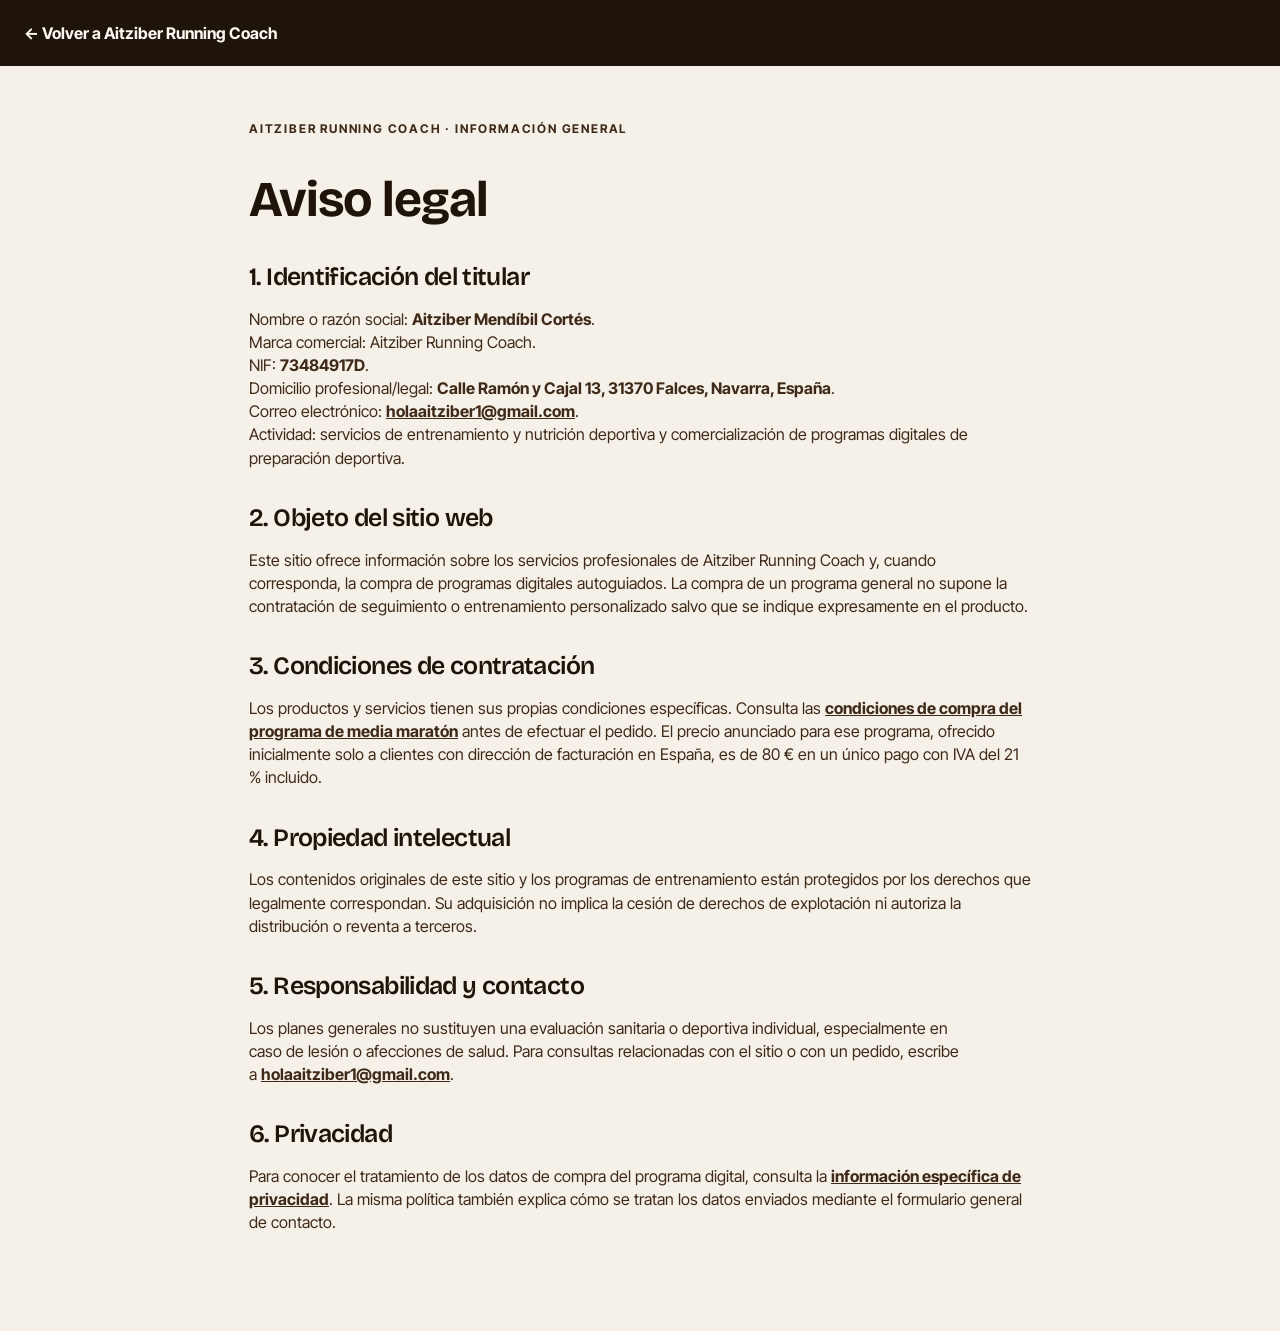
<file: aviso-legal.html>
<!doctype html>
<html lang="es">
<head>
<meta charset="utf-8"><meta name="viewport" content="width=device-width, initial-scale=1">
<meta name="robots" content="noindex,nofollow">
<title>Aviso legal · Aitziber Running Coach</title>
<link rel="icon" href="logo-mark-transparent.png"><link rel="stylesheet" href="colors_and_type.css">
<style>
body{background:var(--paper-100);color:var(--espresso-800);margin:0;font:400 16px/1.65 var(--font-body)}
main{max-width:830px;margin:54px auto 96px;padding:0 24px}h1,h2{font-family:var(--font-display);line-height:1.15}h1{font-size:clamp(32px,5vw,50px)}h2{font-size:25px;margin:34px 0 12px}
a{color:var(--espresso-700);font-weight:700}header{background:var(--espresso-900);padding:20px 24px}header a{color:var(--paper-50);text-decoration:none}
.notice{border-radius:13px;background:#fff0de;border:1px solid var(--camel-500);padding:18px 22px;margin:28px 0}
</style></head>
<body>
<header><a href="index.html">← Volver a Aitziber Running Coach</a></header>
<main>
<p style="letter-spacing:.15em;font-weight:700;font-size:12px">AITZIBER RUNNING COACH · INFORMACIÓN GENERAL</p>
<h1>Aviso legal</h1>

<h2>1. Identificación del titular</h2>
<p>Nombre o razón social: <strong>Aitziber Mendíbil Cortés</strong>.<br>
Marca comercial: Aitziber Running Coach.<br>
NIF: <strong>73484917D</strong>.<br>
Domicilio profesional/legal: <strong>Calle Ramón y Cajal 13, 31370 Falces, Navarra, España</strong>.<br>
Correo electrónico: <a href="mailto:holaaitziber1@gmail.com">holaaitziber1@gmail.com</a>.<br>
Actividad: servicios de entrenamiento y nutrición deportiva y comercialización de programas digitales de preparación deportiva.</p>
<h2>2. Objeto del sitio web</h2>
<p>Este sitio ofrece información sobre los servicios profesionales de Aitziber Running Coach y, cuando corresponda, la compra de programas digitales autoguiados. La compra de un programa general no supone la contratación de seguimiento o entrenamiento personalizado salvo que se indique expresamente en el producto.</p>
<h2>3. Condiciones de contratación</h2>
<p>Los productos y servicios tienen sus propias condiciones específicas. Consulta las <a href="condiciones-compra-media-maraton.html">condiciones de compra del programa de media maratón</a> antes de efectuar el pedido. El precio anunciado para ese programa, ofrecido inicialmente solo a clientes con dirección de facturación en España, es de 80 € en un único pago con IVA del 21 % incluido.</p>
<h2>4. Propiedad intelectual</h2>
<p>Los contenidos originales de este sitio y los programas de entrenamiento están protegidos por los derechos que legalmente correspondan. Su adquisición no implica la cesión de derechos de explotación ni autoriza la distribución o reventa a terceros.</p>
<h2>5. Responsabilidad y contacto</h2>
<p>Los planes generales no sustituyen una evaluación sanitaria o deportiva individual, especialmente en caso de lesión o afecciones de salud. Para consultas relacionadas con el sitio o con un pedido, escribe a <a href="mailto:holaaitziber1@gmail.com">holaaitziber1@gmail.com</a>.</p>
<h2>6. Privacidad</h2>
<p>Para conocer el tratamiento de los datos de compra del programa digital, consulta la <a href="privacidad-media-maraton.html">información específica de privacidad</a>. La misma política también explica cómo se tratan los datos enviados mediante el formulario general de contacto.</p>
</main>
</body>
</html>
</file>
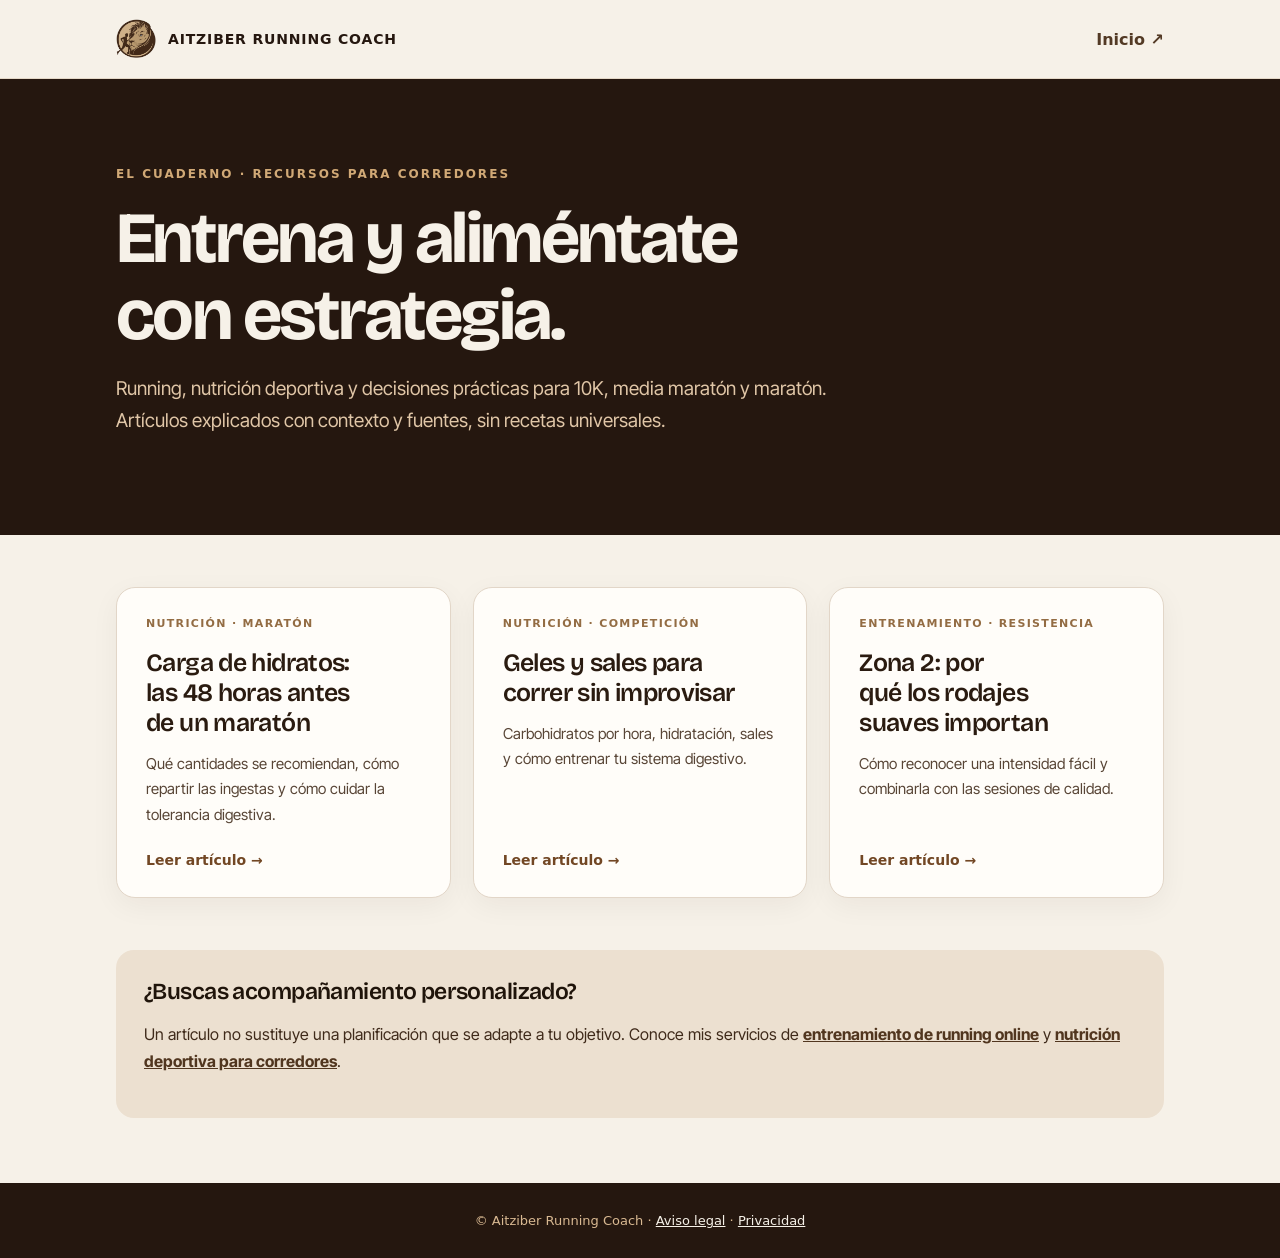
<file: blog.html>
<!doctype html><html lang="es"><head><meta charset="utf-8"><meta name="viewport" content="width=device-width,initial-scale=1"><meta name="theme-color" content="#25170f">
<title>Blog de running y nutrición deportiva | Aitziber Running Coach</title>
<meta name="description" content="Artículos de running y nutrición deportiva: rodajes en zona 2, geles, hidratación y carga de hidratos para maratón, explicados con evidencia.">
<link rel="canonical" href="https://aitziberrunningcoach.es/blog.html">
<meta property="og:type" content="website"><meta property="og:title" content="Recursos de running y nutrición deportiva | Aitziber"><meta property="og:url" content="https://aitziberrunningcoach.es/blog.html">
<link rel="icon" href="logo-mark-transparent.png"><link rel="stylesheet" href="colors_and_type.css"><link rel="stylesheet" href="site.css">
<style>
body{margin:0;background:#f6f1e8;color:#2a1b10;font-family:system-ui,-apple-system,"Segoe UI",sans-serif}
.b-wrap{max-width:1100px;margin:0 auto;padding:0 26px}
.b-nav{border-bottom:1px solid #e4d8c7}
.b-navin{min-height:78px;display:flex;justify-content:space-between;align-items:center;gap:12px}
.b-brand{font-weight:800;letter-spacing:.06em;text-decoration:none;color:#25170f;display:flex;align-items:center;gap:12px;font-size:14px}
.b-brand img{width:40px;height:40px}
.b-home{color:#533a25;text-decoration:none;font-weight:700}
.b-hero{background:#25170f;padding:88px 0 78px;color:#f6f1e8}
.b-overline{color:#d1a976;font-size:12px;letter-spacing:.17em;font-weight:800}
h1{font-size:clamp(42px,6vw,72px);letter-spacing:-.035em;line-height:1.07;color:#f6f1e8;margin:19px 0}
.b-intro{font-size:19px;line-height:1.7;color:#e0c6a7;max-width:720px}
.b-grid{display:grid;grid-template-columns:repeat(3,minmax(0,1fr));gap:22px;margin:52px 0}
.b-card{display:flex;flex-direction:column;padding:29px;border:1px solid #e2d6c8;background:#fffdf9;border-radius:19px;min-height:240px;color:inherit;text-decoration:none;box-shadow:0 8px 28px rgba(33,23,13,.05)}
.b-card span{color:#936c43;font-size:11px;font-weight:800;letter-spacing:.12em}
.b-card h2{font-size:25px;line-height:1.2;margin:18px 0 13px;color:#2a1b10}
.b-card p{font-size:15px;line-height:1.7;margin:0 0 25px;color:#584536}
.b-card strong{margin-top:auto;color:#724724;font-size:14px}
.b-services{background:#ece0d0;border-radius:18px;padding:28px;margin-bottom:65px}
.b-services h2{font-size:23px;margin:0 0 12px}
.b-services p{line-height:1.65}
.b-services a{color:#51361f;font-weight:700}
footer{background:#25170f;color:#d9b992;text-align:center;padding:30px 18px;font-size:13px}
footer a{color:#f6f1e8}
@media(max-width:820px){.b-grid{grid-template-columns:1fr}.b-card{min-height:unset}.b-hero{padding:58px 0}}
</style></head>
<body><header class="b-nav"><nav class="b-wrap b-navin" aria-label="Navegación"><a href="index.html" class="b-brand"><img src="logo-mark-transparent.png" alt="">AITZIBER RUNNING COACH</a><a href="index.html" class="b-home">Inicio ↗</a></nav></header>
<main><section class="b-hero"><div class="b-wrap"><div class="b-overline">EL CUADERNO · RECURSOS PARA CORREDORES</div><h1>Entrena y aliméntate<br>con estrategia.</h1><p class="b-intro">Running, nutrición deportiva y decisiones prácticas para 10K, media maratón y maratón. Artículos explicados con contexto y fuentes, sin recetas universales.</p></div></section>
<div class="b-wrap"><div class="b-grid"><a class="b-card" href="carga-hidratos-maraton.html"><span>NUTRICIÓN · MARATÓN</span><h2>Carga de hidratos: las 48 horas antes de un maratón</h2><p>Qué cantidades se recomiendan, cómo repartir las ingestas y cómo cuidar la tolerancia digestiva.</p><strong>Leer artículo →</strong></a><a class="b-card" href="geles-sales-running.html"><span>NUTRICIÓN · COMPETICIÓN</span><h2>Geles y sales para correr sin improvisar</h2><p>Carbohidratos por hora, hidratación, sales y cómo entrenar tu sistema digestivo.</p><strong>Leer artículo →</strong></a><a class="b-card" href="entrenamiento-zona-2-running.html"><span>ENTRENAMIENTO · RESISTENCIA</span><h2>Zona 2: por qué los rodajes suaves importan</h2><p>Cómo reconocer una intensidad fácil y combinarla con las sesiones de calidad.</p><strong>Leer artículo →</strong></a></div>
<div class="b-services"><h2>¿Buscas acompañamiento personalizado?</h2><p>Un artículo no sustituye una planificación que se adapte a tu objetivo. Conoce mis servicios de <a href="entrenadora-running-online.html">entrenamiento de running online</a> y <a href="nutricionista-deportiva-corredores.html">nutrición deportiva para corredores</a>.</p></div></div></main>
<footer>© Aitziber Running Coach · <a href="aviso-legal.html">Aviso legal</a> · <a href="privacidad-media-maraton.html">Privacidad</a></footer></body></html>
</file>
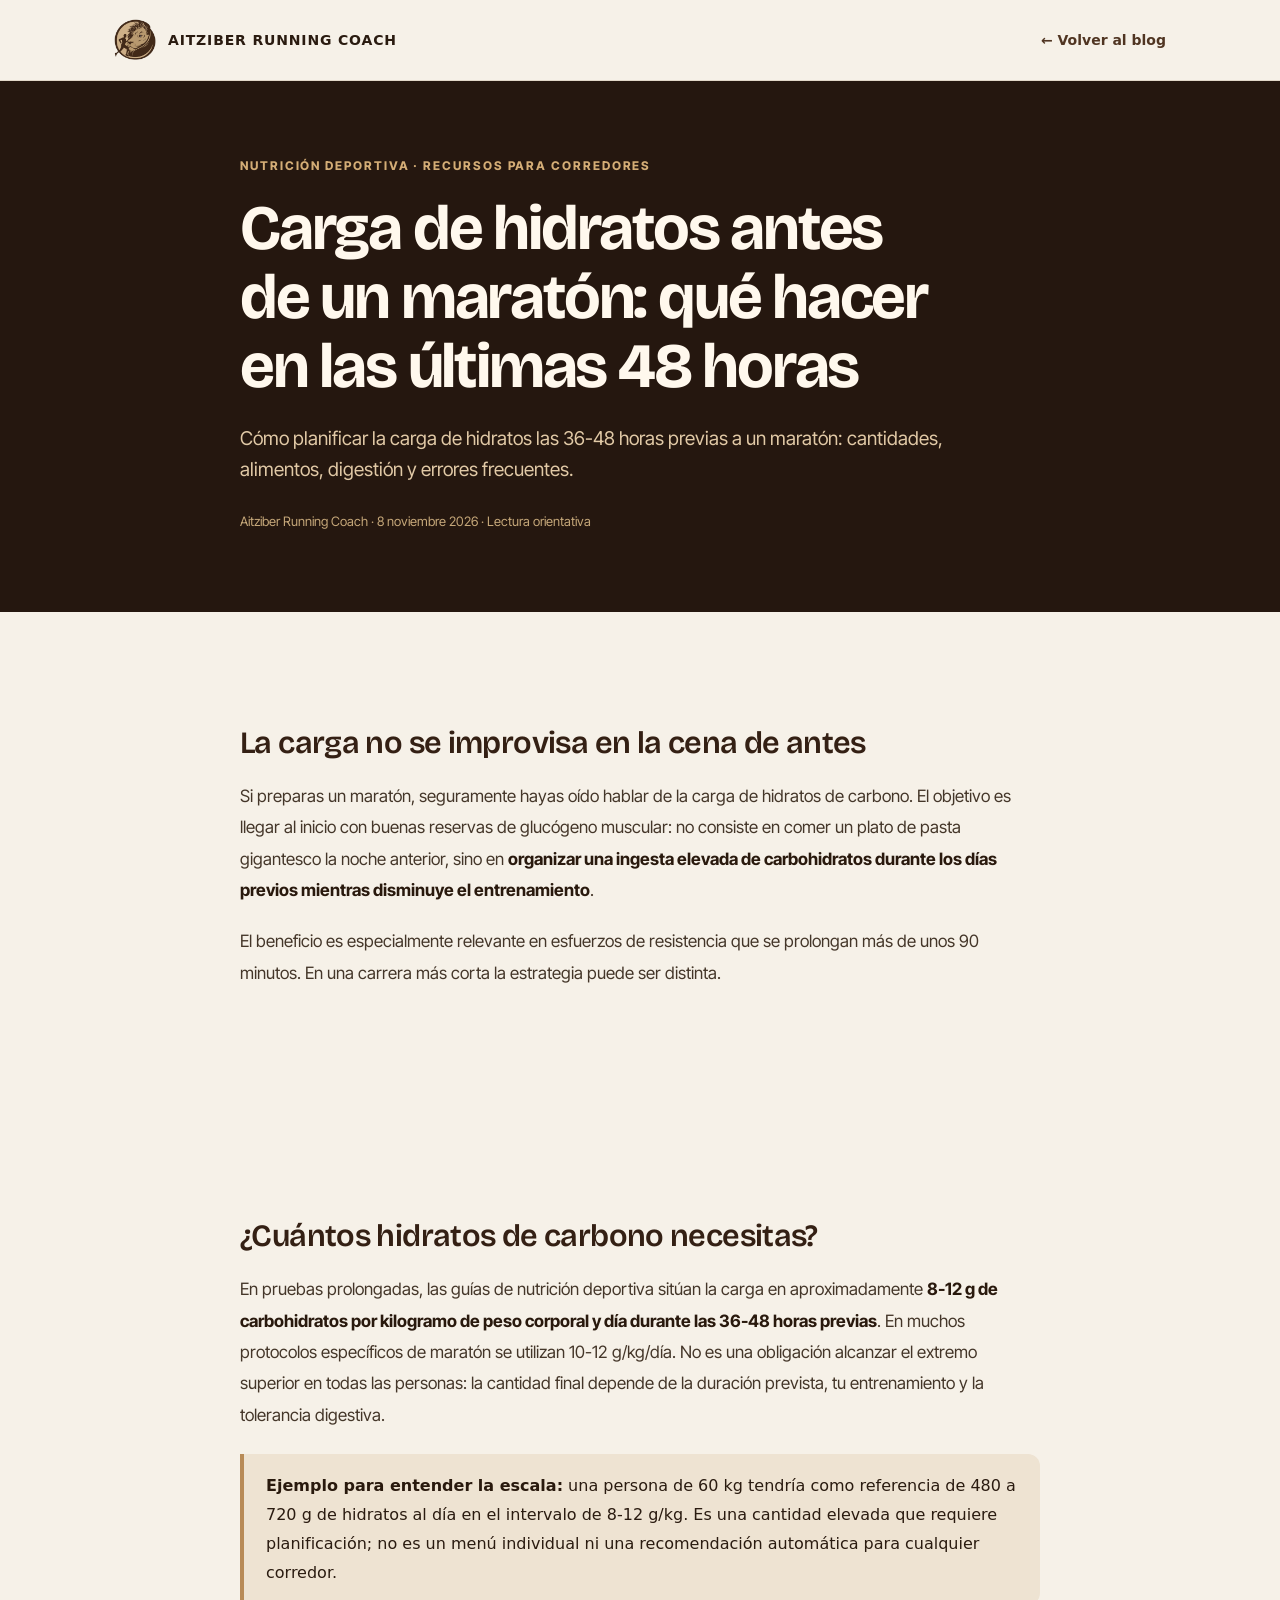
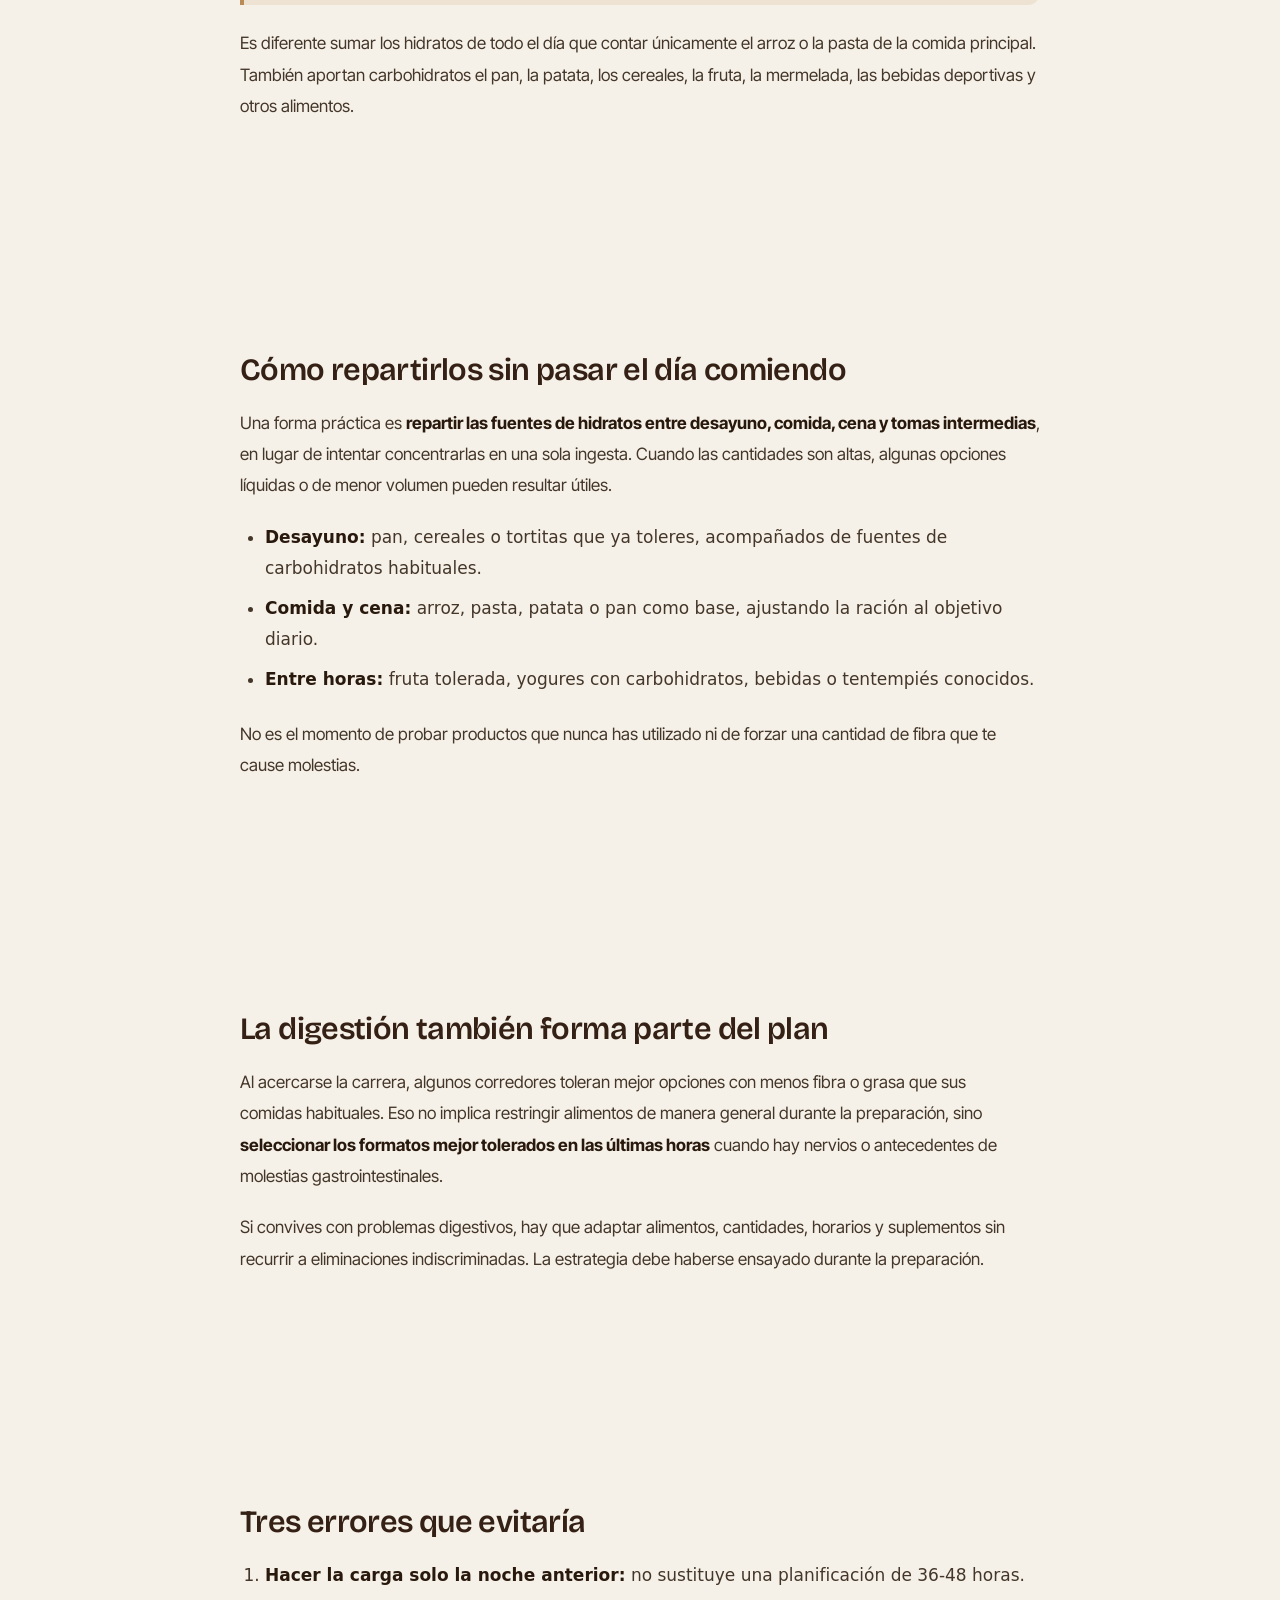
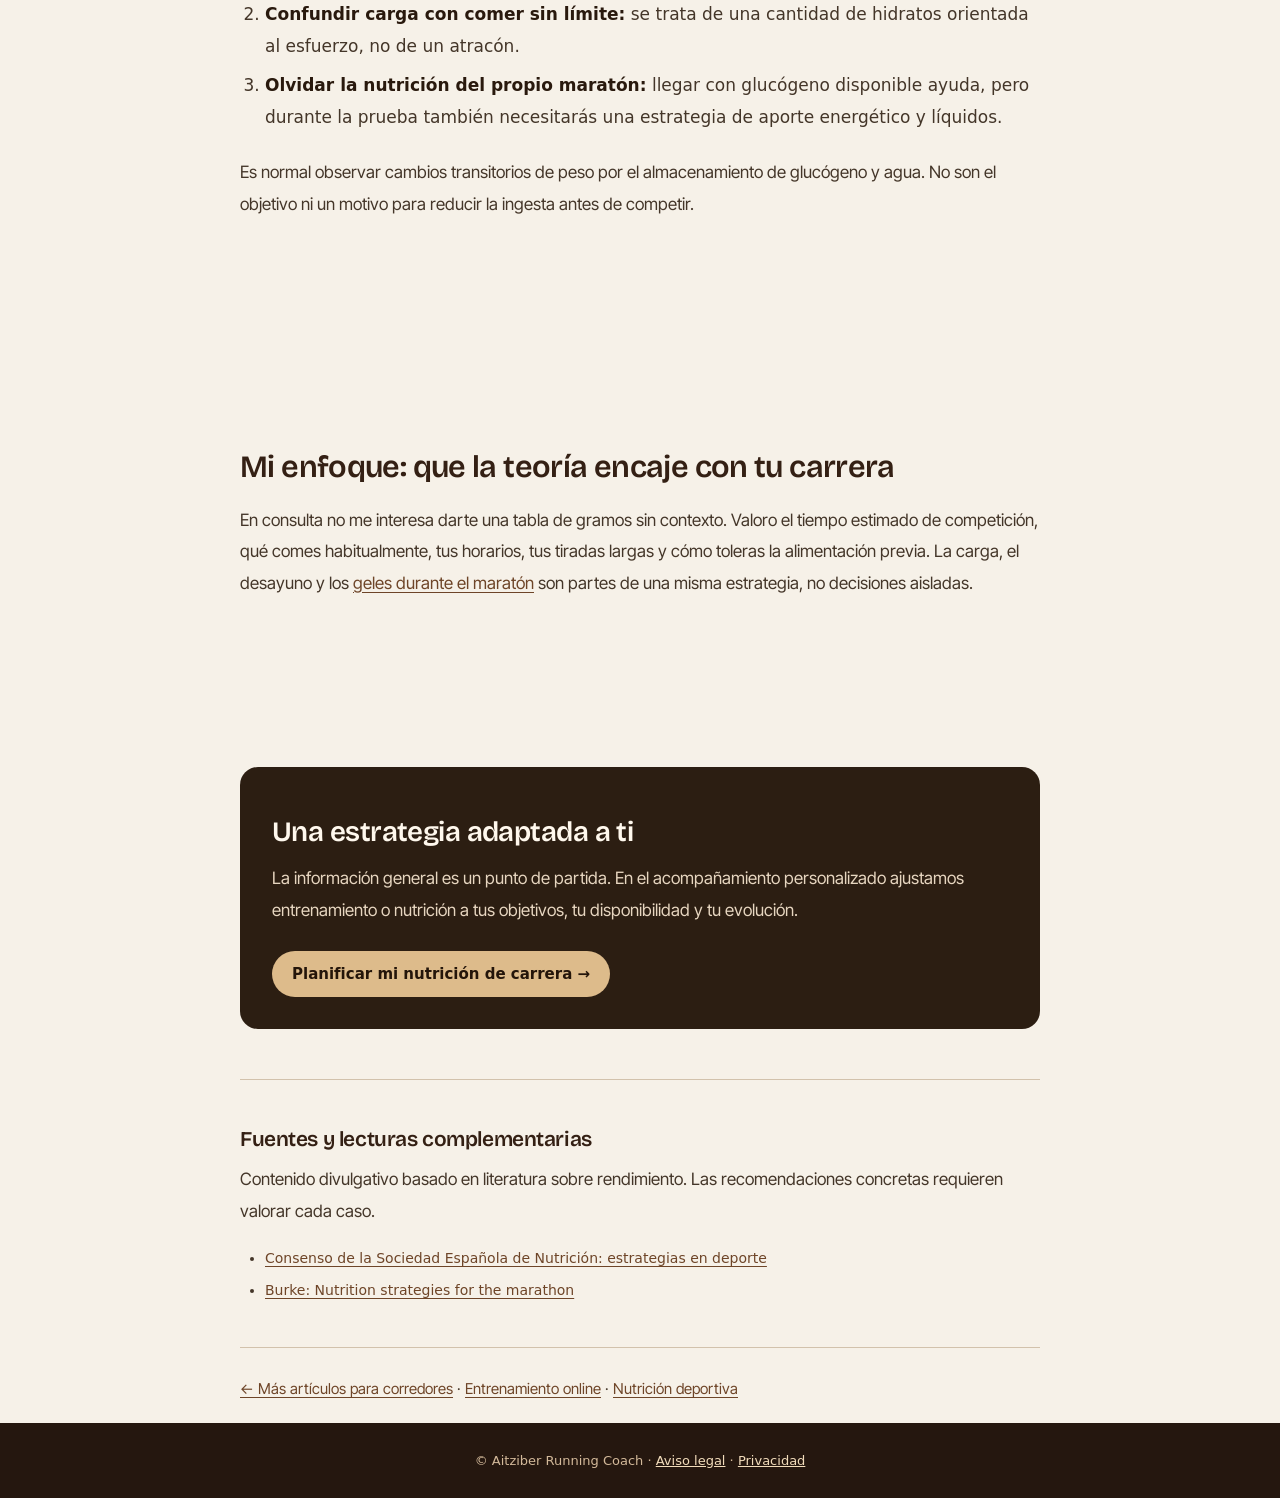
<file: carga-hidratos-maraton.html>
<!doctype html>
<html lang="es">
<head>
<meta charset="utf-8">
<meta name="viewport" content="width=device-width, initial-scale=1">
<meta name="theme-color" content="#25170f">
<title>Carga de hidratos antes de un maratón: qué hacer en las últimas 48 horas | Aitziber Running Coach</title>
<meta name="description" content="Cómo planificar la carga de hidratos las 36-48 horas previas a un maratón: cantidades, alimentos, digestión y errores frecuentes.">
<link rel="canonical" href="https://aitziberrunningcoach.es/carga-hidratos-maraton.html">
<meta property="og:type" content="article">
<meta property="og:locale" content="es_ES">
<meta property="og:title" content="Carga de hidratos antes de un maratón: qué hacer en las últimas 48 horas">
<meta property="og:description" content="Cómo planificar la carga de hidratos las 36-48 horas previas a un maratón: cantidades, alimentos, digestión y errores frecuentes.">
<meta property="og:url" content="https://aitziberrunningcoach.es/carga-hidratos-maraton.html">
<link rel="icon" href="logo-mark-transparent.png">
<link rel="stylesheet" href="colors_and_type.css">
<link rel="stylesheet" href="site.css">
<script type="application/ld+json">{"@context":"https://schema.org","@type":"Article","headline":"Carga de hidratos antes de un maratón: qué hacer en las últimas 48 horas","description":"Cómo planificar la carga de hidratos las 36-48 horas previas a un maratón: cantidades, alimentos, digestión y errores frecuentes.","mainEntityOfPage":"https://aitziberrunningcoach.es/carga-hidratos-maraton.html","datePublished":"2026-11-08","dateModified":"2026-11-08","inLanguage":"es","publisher":{"@type":"Organization","name":"Aitziber Running Coach","url":"https://aitziberrunningcoach.es/"},"author":{"@type":"Organization","name":"Aitziber Running Coach"}}</script>
<style>
  body{margin:0;background:#f6f1e8;color:#2a1b10;font-family:system-ui,-apple-system,"Segoe UI",sans-serif}
  .a-container{max-width:850px;margin:auto;padding:0 25px}
  .a-header{background:#f6f1e8;border-bottom:1px solid #e2d8c9}
  .a-nav{max-width:1100px;min-height:80px;margin:auto;padding:12px 24px;display:flex;align-items:center;justify-content:space-between;gap:20px}
  .a-brand{display:flex;align-items:center;gap:12px;color:#2a1b10;text-decoration:none;font-weight:800;letter-spacing:.06em;font-size:14px}
  .a-brand img{width:42px;height:42px;object-fit:contain}
  .a-nav a.a-home{font-weight:600;color:#503522;text-decoration:none;font-size:14px}
  .a-hero{background:#25170f;color:#f6f1e8;padding:76px 0 68px}
  .a-kicker{color:#d4ad76;font-size:12px;letter-spacing:.16em;font-weight:750;text-transform:uppercase;margin:0 0 20px}
  h1{font-size:clamp(36px,5.4vw,63px);letter-spacing:-.035em;line-height:1.09;margin:0 0 24px;color:#fff8ed;max-width:850px}
  .a-lead{font-size:19px;line-height:1.6;color:#e1c9a6;max-width:730px;margin:0}
  .a-meta{color:#c5a779;font-size:13px;margin-top:27px}
  article{padding:42px 0 52px}
  article h2{font-size:clamp(24px,3vw,31px);line-height:1.25;letter-spacing:-.02em;color:#342014;margin:50px 0 18px}
  article h2:first-of-type{margin-top:16px}
  article p,article li{font-size:17px;line-height:1.85;color:#443629}
  article p{margin:0 0 20px}
  article li{margin:8px 0}
  article a,.a-references a{color:#6e4528;text-decoration:underline;text-underline-offset:3px}
  article strong{color:#29190d}
  article ul,article ol{padding-left:25px;margin:12px 0 24px}
  .note{border-left:4px solid #b88b57;background:#eee3d2;border-radius:0 12px 12px 0;padding:18px 22px;margin:23px 0;font-size:16px;line-height:1.8}
  .a-cta{background:#2c1e12;color:#fff8ed;padding:32px;border-radius:18px;margin:52px 0 0}
  .a-cta h2{color:#fff8ed;margin:0 0 13px;font-size:28px}
  .a-cta p{color:#e7d6c0;margin:0 0 25px}
  .a-button{display:inline-block;background:#ddbb8b;color:#24150a!important;text-decoration:none!important;font-weight:800;padding:14px 20px;border-radius:999px;font-size:15px}
  .a-references{border-top:1px solid #d2c2ac;padding-top:30px;margin-top:50px}
  .a-references h2{margin:0 0 12px;font-size:21px}
  .a-references li{font-size:14px;line-height:1.7}
  .a-related{border-top:1px solid #d2c2ac;margin-top:44px;padding-top:27px}
  .a-related p{font-size:15px}
  .a-footer{background:#25170f;color:#d3b99a;text-align:center;padding:30px 20px;font-size:13px}
  .a-footer a{color:#f2dcbb}
  @media(max-width:600px){.a-hero{padding:52px 0 48px}.a-lead{font-size:17px}article{padding-top:30px}article p,article li{font-size:16px}.a-cta{padding:25px}.a-nav{min-height:64px}}
</style>
</head>
<body>
<header class="a-header"><nav class="a-nav" aria-label="Navegación principal">
<a href="index.html" class="a-brand"><img src="logo-mark-transparent.png" alt="" width="42" height="42"> AITZIBER RUNNING COACH</a>
<a class="a-home" href="index.html#blog">← Volver al blog</a>
</nav></header>
<main>
<div class="a-hero"><div class="a-container"><p class="a-kicker">Nutrición deportiva · Recursos para corredores</p><h1>Carga de hidratos antes de un maratón: qué hacer en las últimas 48 horas</h1><p class="a-lead">Cómo planificar la carga de hidratos las 36-48 horas previas a un maratón: cantidades, alimentos, digestión y errores frecuentes.</p><p class="a-meta">Aitziber Running Coach · 8 noviembre 2026 · Lectura orientativa</p></div></div>
<article class="a-container">
<section><h2>La carga no se improvisa en la cena de antes</h2><p>Si preparas un maratón, seguramente hayas oído hablar de la carga de hidratos de carbono. El objetivo es llegar al inicio con buenas reservas de glucógeno muscular: no consiste en comer un plato de pasta gigantesco la noche anterior, sino en <strong>organizar una ingesta elevada de carbohidratos durante los días previos mientras disminuye el entrenamiento</strong>.</p><p>El beneficio es especialmente relevante en esfuerzos de resistencia que se prolongan más de unos 90 minutos. En una carrera más corta la estrategia puede ser distinta.</p></section>
<section><h2>¿Cuántos hidratos de carbono necesitas?</h2><p>En pruebas prolongadas, las guías de nutrición deportiva sitúan la carga en aproximadamente <strong>8-12 g de carbohidratos por kilogramo de peso corporal y día durante las 36-48 horas previas</strong>. En muchos protocolos específicos de maratón se utilizan 10-12 g/kg/día. No es una obligación alcanzar el extremo superior en todas las personas: la cantidad final depende de la duración prevista, tu entrenamiento y la tolerancia digestiva.</p><div class="note"><strong>Ejemplo para entender la escala:</strong> una persona de 60 kg tendría como referencia de 480 a 720 g de hidratos al día en el intervalo de 8-12 g/kg. Es una cantidad elevada que requiere planificación; no es un menú individual ni una recomendación automática para cualquier corredor.</div><p>Es diferente sumar los hidratos de todo el día que contar únicamente el arroz o la pasta de la comida principal. También aportan carbohidratos el pan, la patata, los cereales, la fruta, la mermelada, las bebidas deportivas y otros alimentos.</p></section>
<section><h2>Cómo repartirlos sin pasar el día comiendo</h2><p>Una forma práctica es <strong>repartir las fuentes de hidratos entre desayuno, comida, cena y tomas intermedias</strong>, en lugar de intentar concentrarlas en una sola ingesta. Cuando las cantidades son altas, algunas opciones líquidas o de menor volumen pueden resultar útiles.</p><ul><li><strong>Desayuno:</strong> pan, cereales o tortitas que ya toleres, acompañados de fuentes de carbohidratos habituales.</li><li><strong>Comida y cena:</strong> arroz, pasta, patata o pan como base, ajustando la ración al objetivo diario.</li><li><strong>Entre horas:</strong> fruta tolerada, yogures con carbohidratos, bebidas o tentempiés conocidos.</li></ul><p>No es el momento de probar productos que nunca has utilizado ni de forzar una cantidad de fibra que te cause molestias.</p></section>
<section><h2>La digestión también forma parte del plan</h2><p>Al acercarse la carrera, algunos corredores toleran mejor opciones con menos fibra o grasa que sus comidas habituales. Eso no implica restringir alimentos de manera general durante la preparación, sino <strong>seleccionar los formatos mejor tolerados en las últimas horas</strong> cuando hay nervios o antecedentes de molestias gastrointestinales.</p><p>Si convives con problemas digestivos, hay que adaptar alimentos, cantidades, horarios y suplementos sin recurrir a eliminaciones indiscriminadas. La estrategia debe haberse ensayado durante la preparación.</p></section>
<section><h2>Tres errores que evitaría</h2><ol><li><strong>Hacer la carga solo la noche anterior:</strong> no sustituye una planificación de 36-48 horas.</li><li><strong>Confundir carga con comer sin límite:</strong> se trata de una cantidad de hidratos orientada al esfuerzo, no de un atracón.</li><li><strong>Olvidar la nutrición del propio maratón:</strong> llegar con glucógeno disponible ayuda, pero durante la prueba también necesitarás una estrategia de aporte energético y líquidos.</li></ol><p>Es normal observar cambios transitorios de peso por el almacenamiento de glucógeno y agua. No son el objetivo ni un motivo para reducir la ingesta antes de competir.</p></section>
<section><h2>Mi enfoque: que la teoría encaje con tu carrera</h2><p>En consulta no me interesa darte una tabla de gramos sin contexto. Valoro el tiempo estimado de competición, qué comes habitualmente, tus horarios, tus tiradas largas y cómo toleras la alimentación previa. La carga, el desayuno y los <a href="geles-sales-running.html">geles durante el maratón</a> son partes de una misma estrategia, no decisiones aisladas.</p></section>
<div class="a-cta"><h2>Una estrategia adaptada a ti</h2><p>La información general es un punto de partida. En el acompañamiento personalizado ajustamos entrenamiento o nutrición a tus objetivos, tu disponibilidad y tu evolución.</p><a class="a-button" href="nutricionista-deportiva-corredores.html">Planificar mi nutrición de carrera →</a></div>
<div class="a-references"><h2>Fuentes y lecturas complementarias</h2><p>Contenido divulgativo basado en literatura sobre rendimiento. Las recomendaciones concretas requieren valorar cada caso.</p><ul><li><a href="https://pmc.ncbi.nlm.nih.gov/articles/PMC12735723/" rel="noopener noreferrer" target="_blank">Consenso de la Sociedad Española de Nutrición: estrategias en deporte</a></li>
<li><a href="https://pubmed.ncbi.nlm.nih.gov/17465604/" rel="noopener noreferrer" target="_blank">Burke: Nutrition strategies for the marathon</a></li></ul></div>
<div class="a-related"><p><a href="index.html#blog">← Más artículos para corredores</a> · <a href="entrenadora-running-online.html">Entrenamiento online</a> · <a href="nutricionista-deportiva-corredores.html">Nutrición deportiva</a></p></div>
</article></main>
<footer class="a-footer">© Aitziber Running Coach · <a href="aviso-legal.html">Aviso legal</a> · <a href="privacidad-media-maraton.html">Privacidad</a></footer>
</body></html>
</file>
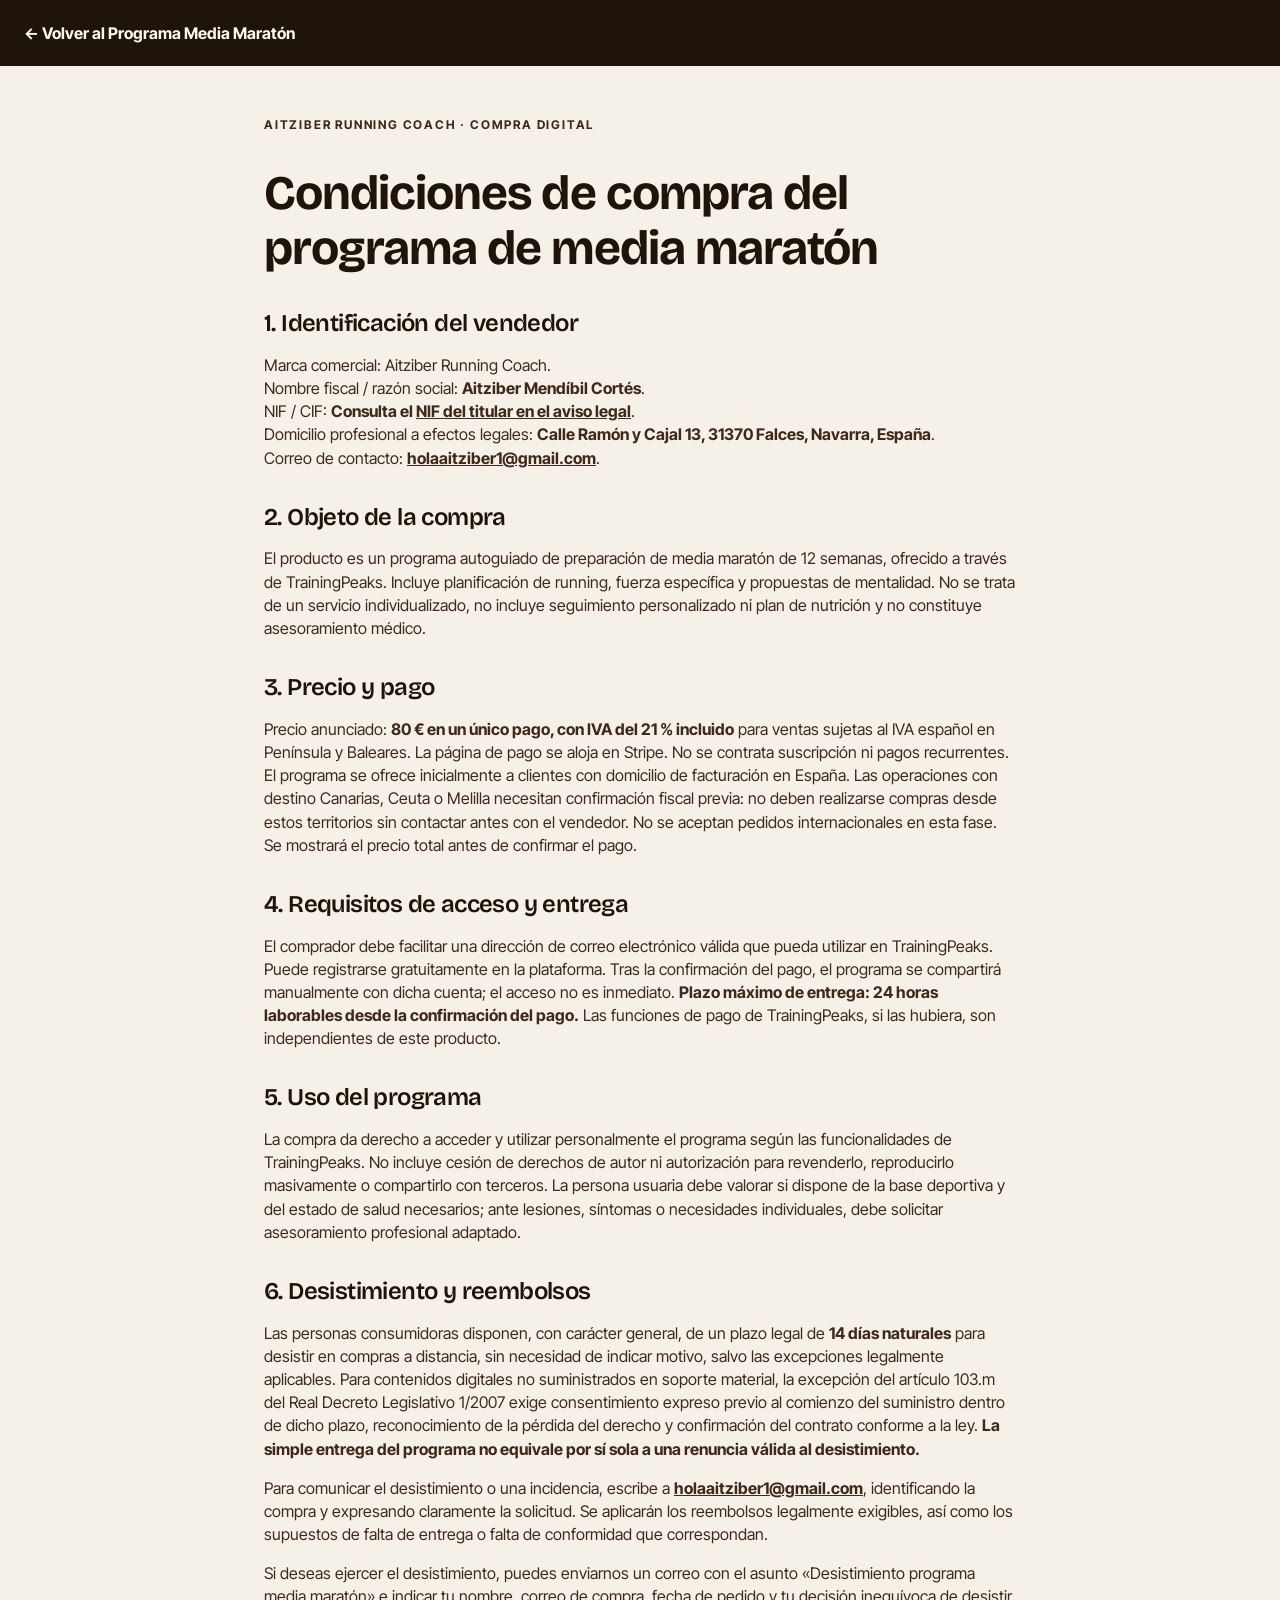
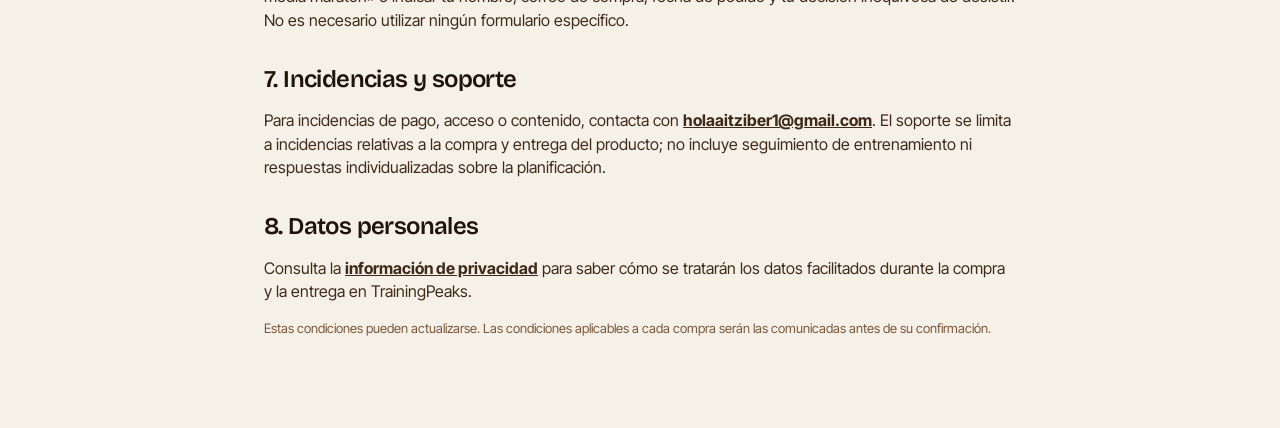
<file: condiciones-compra-media-maraton.html>
<!doctype html>
<html lang="es">
<head>
<meta charset="utf-8"><meta name="viewport" content="width=device-width, initial-scale=1">
<meta name="robots" content="noindex,nofollow">
<title>Condiciones de compra · Programa Media Maratón · Aitziber Running Coach</title>
<link rel="icon" href="logo-mark-transparent.png"><link rel="stylesheet" href="colors_and_type.css">
<style>
body{margin:0;background:var(--paper-100);color:var(--espresso-800);font-family:var(--font-body);line-height:1.65}
main{max-width:800px;margin:50px auto 90px;padding:0 24px}h1,h2{font-family:var(--font-display);line-height:1.15}h1{font-size:clamp(30px,6vw,48px)}h2{margin:34px 0 12px;font-size:24px}p,li{font-size:16px}a{color:var(--espresso-700);font-weight:700}.top{background:var(--espresso-900);padding:20px 24px;color:var(--paper-50)}.top a{color:var(--paper-50);text-decoration:none}.notice{background:#fff0de;border:1px solid var(--camel-500);border-radius:12px;padding:18px;margin:25px 0}.small{color:var(--espresso-500);font-size:13px}
</style>
</head>
<body>
<header class="top"><a href="media-maraton.html">← Volver al Programa Media Maratón</a></header>
<main>
<p style="letter-spacing:.15em;font-size:12px;font-weight:700">AITZIBER RUNNING COACH · COMPRA DIGITAL</p>
<h1>Condiciones de compra del programa de media maratón</h1>

<h2>1. Identificación del vendedor</h2>
<p>Marca comercial: Aitziber Running Coach.<br>Nombre fiscal / razón social: <strong>Aitziber Mendíbil Cortés</strong>.<br>NIF / CIF: <strong>Consulta el <a href="aviso-legal.html">NIF del titular en el aviso legal</a></strong>.<br>Domicilio profesional a efectos legales: <strong>Calle Ramón y Cajal 13, 31370 Falces, Navarra, España</strong>.<br>Correo de contacto: <a href="mailto:holaaitziber1@gmail.com">holaaitziber1@gmail.com</a>.</p>
<h2>2. Objeto de la compra</h2>
<p>El producto es un programa autoguiado de preparación de media maratón de 12 semanas, ofrecido a través de TrainingPeaks. Incluye planificación de running, fuerza específica y propuestas de mentalidad. No se trata de un servicio individualizado, no incluye seguimiento personalizado ni plan de nutrición y no constituye asesoramiento médico.</p>
<h2>3. Precio y pago</h2>
<p>Precio anunciado: <strong>80 € en un único pago, con IVA del 21 % incluido</strong> para ventas sujetas al IVA español en Península y Baleares. La página de pago se aloja en Stripe. No se contrata suscripción ni pagos recurrentes. El programa se ofrece inicialmente a clientes con domicilio de facturación en España. Las operaciones con destino Canarias, Ceuta o Melilla necesitan confirmación fiscal previa: no deben realizarse compras desde estos territorios sin contactar antes con el vendedor. No se aceptan pedidos internacionales en esta fase. Se mostrará el precio total antes de confirmar el pago.</p>
<h2>4. Requisitos de acceso y entrega</h2>
<p>El comprador debe facilitar una dirección de correo electrónico válida que pueda utilizar en TrainingPeaks. Puede registrarse gratuitamente en la plataforma. Tras la confirmación del pago, el programa se compartirá manualmente con dicha cuenta; el acceso no es inmediato. <strong>Plazo máximo de entrega: 24 horas laborables desde la confirmación del pago.</strong> Las funciones de pago de TrainingPeaks, si las hubiera, son independientes de este producto.</p>
<h2>5. Uso del programa</h2>
<p>La compra da derecho a acceder y utilizar personalmente el programa según las funcionalidades de TrainingPeaks. No incluye cesión de derechos de autor ni autorización para revenderlo, reproducirlo masivamente o compartirlo con terceros. La persona usuaria debe valorar si dispone de la base deportiva y del estado de salud necesarios; ante lesiones, síntomas o necesidades individuales, debe solicitar asesoramiento profesional adaptado.</p>
<h2>6. Desistimiento y reembolsos</h2>
<p>Las personas consumidoras disponen, con carácter general, de un plazo legal de <strong>14 días naturales</strong> para desistir en compras a distancia, sin necesidad de indicar motivo, salvo las excepciones legalmente aplicables. Para contenidos digitales no suministrados en soporte material, la excepción del artículo 103.m del Real Decreto Legislativo 1/2007 exige consentimiento expreso previo al comienzo del suministro dentro de dicho plazo, reconocimiento de la pérdida del derecho y confirmación del contrato conforme a la ley. <strong>La simple entrega del programa no equivale por sí sola a una renuncia válida al desistimiento.</strong></p>
<p>Para comunicar el desistimiento o una incidencia, escribe a <a href="mailto:holaaitziber1@gmail.com">holaaitziber1@gmail.com</a>, identificando la compra y expresando claramente la solicitud. Se aplicarán los reembolsos legalmente exigibles, así como los supuestos de falta de entrega o falta de conformidad que correspondan.</p>
<p>Si deseas ejercer el desistimiento, puedes enviarnos un correo con el asunto «Desistimiento programa media maratón» e indicar tu nombre, correo de compra, fecha de pedido y tu decisión inequívoca de desistir. No es necesario utilizar ningún formulario específico.</p>
<h2>7. Incidencias y soporte</h2>
<p>Para incidencias de pago, acceso o contenido, contacta con <a href="mailto:holaaitziber1@gmail.com">holaaitziber1@gmail.com</a>. El soporte se limita a incidencias relativas a la compra y entrega del producto; no incluye seguimiento de entrenamiento ni respuestas individualizadas sobre la planificación.</p>
<h2>8. Datos personales</h2>
<p>Consulta la <a href="privacidad-media-maraton.html">información de privacidad</a> para saber cómo se tratarán los datos facilitados durante la compra y la entrega en TrainingPeaks.</p>
<p class="small">Estas condiciones pueden actualizarse. Las condiciones aplicables a cada compra serán las comunicadas antes de su confirmación.</p>
</main></body></html>
</file>
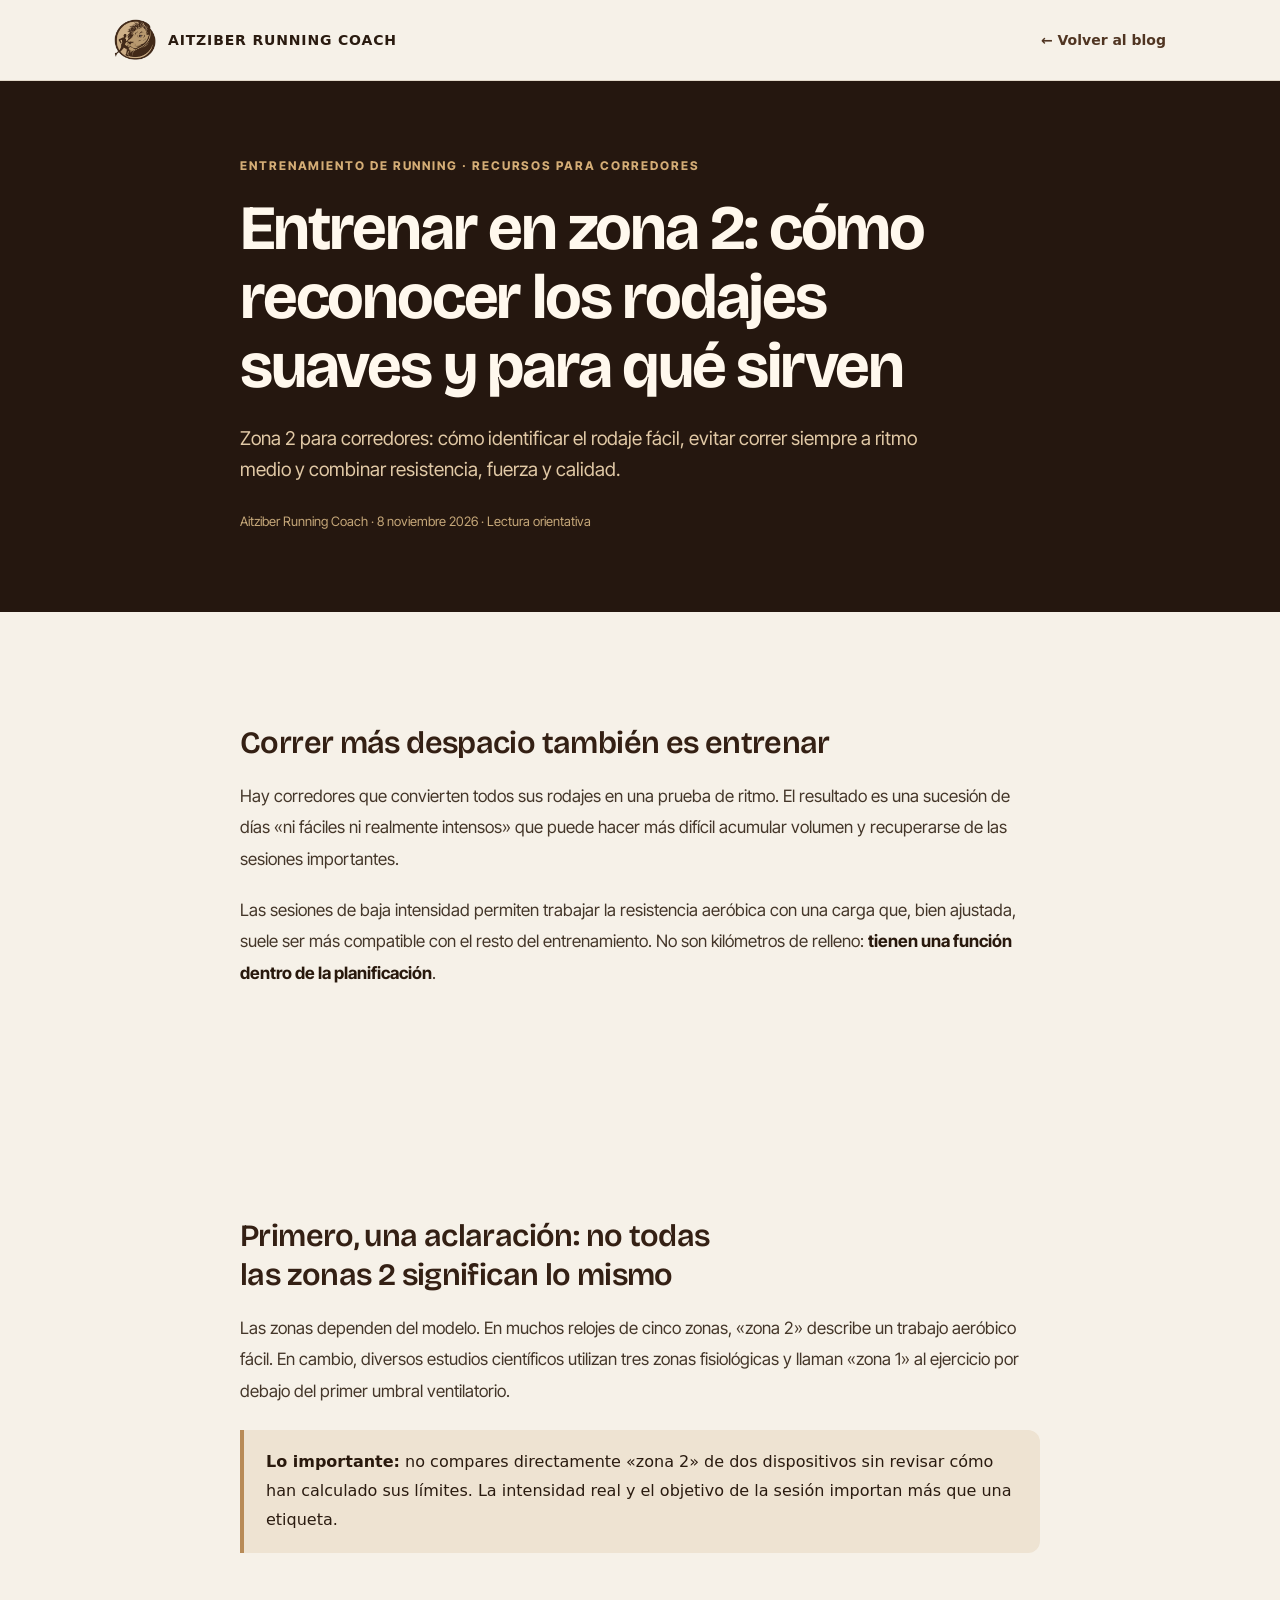
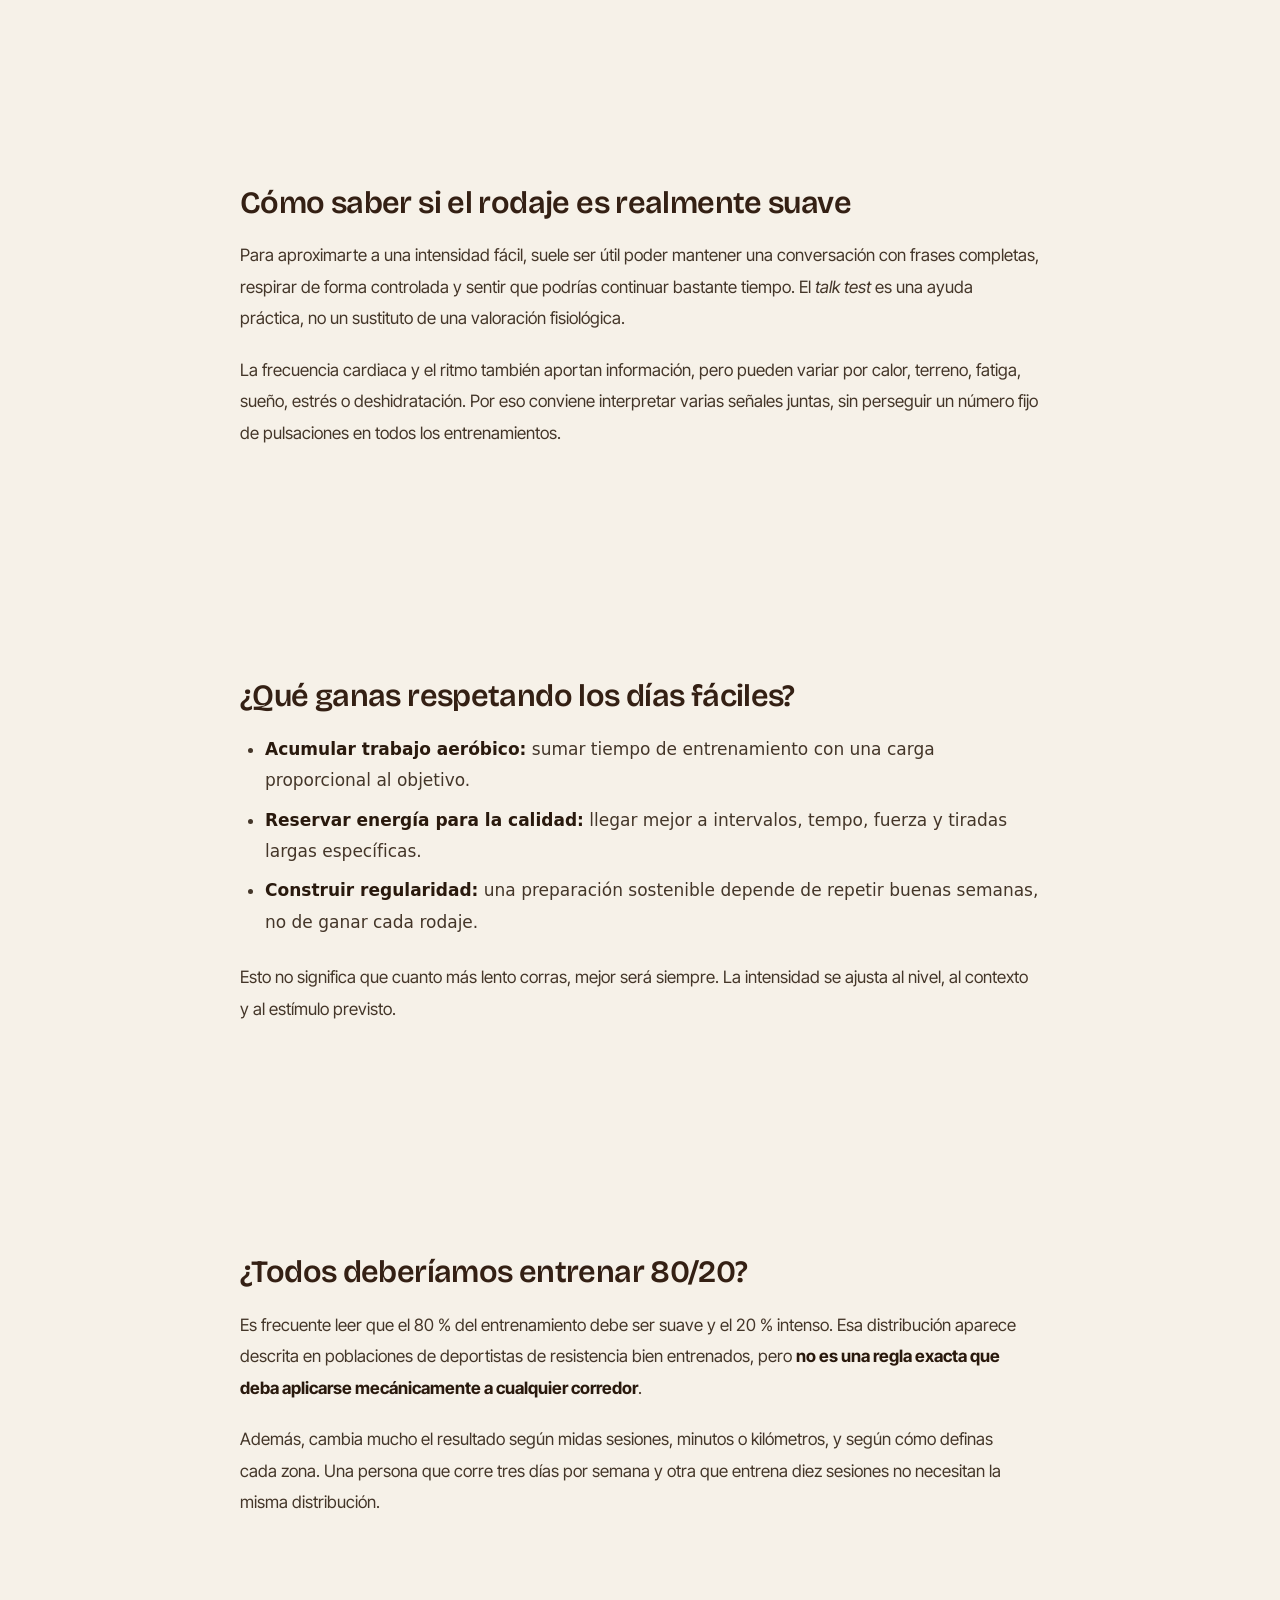
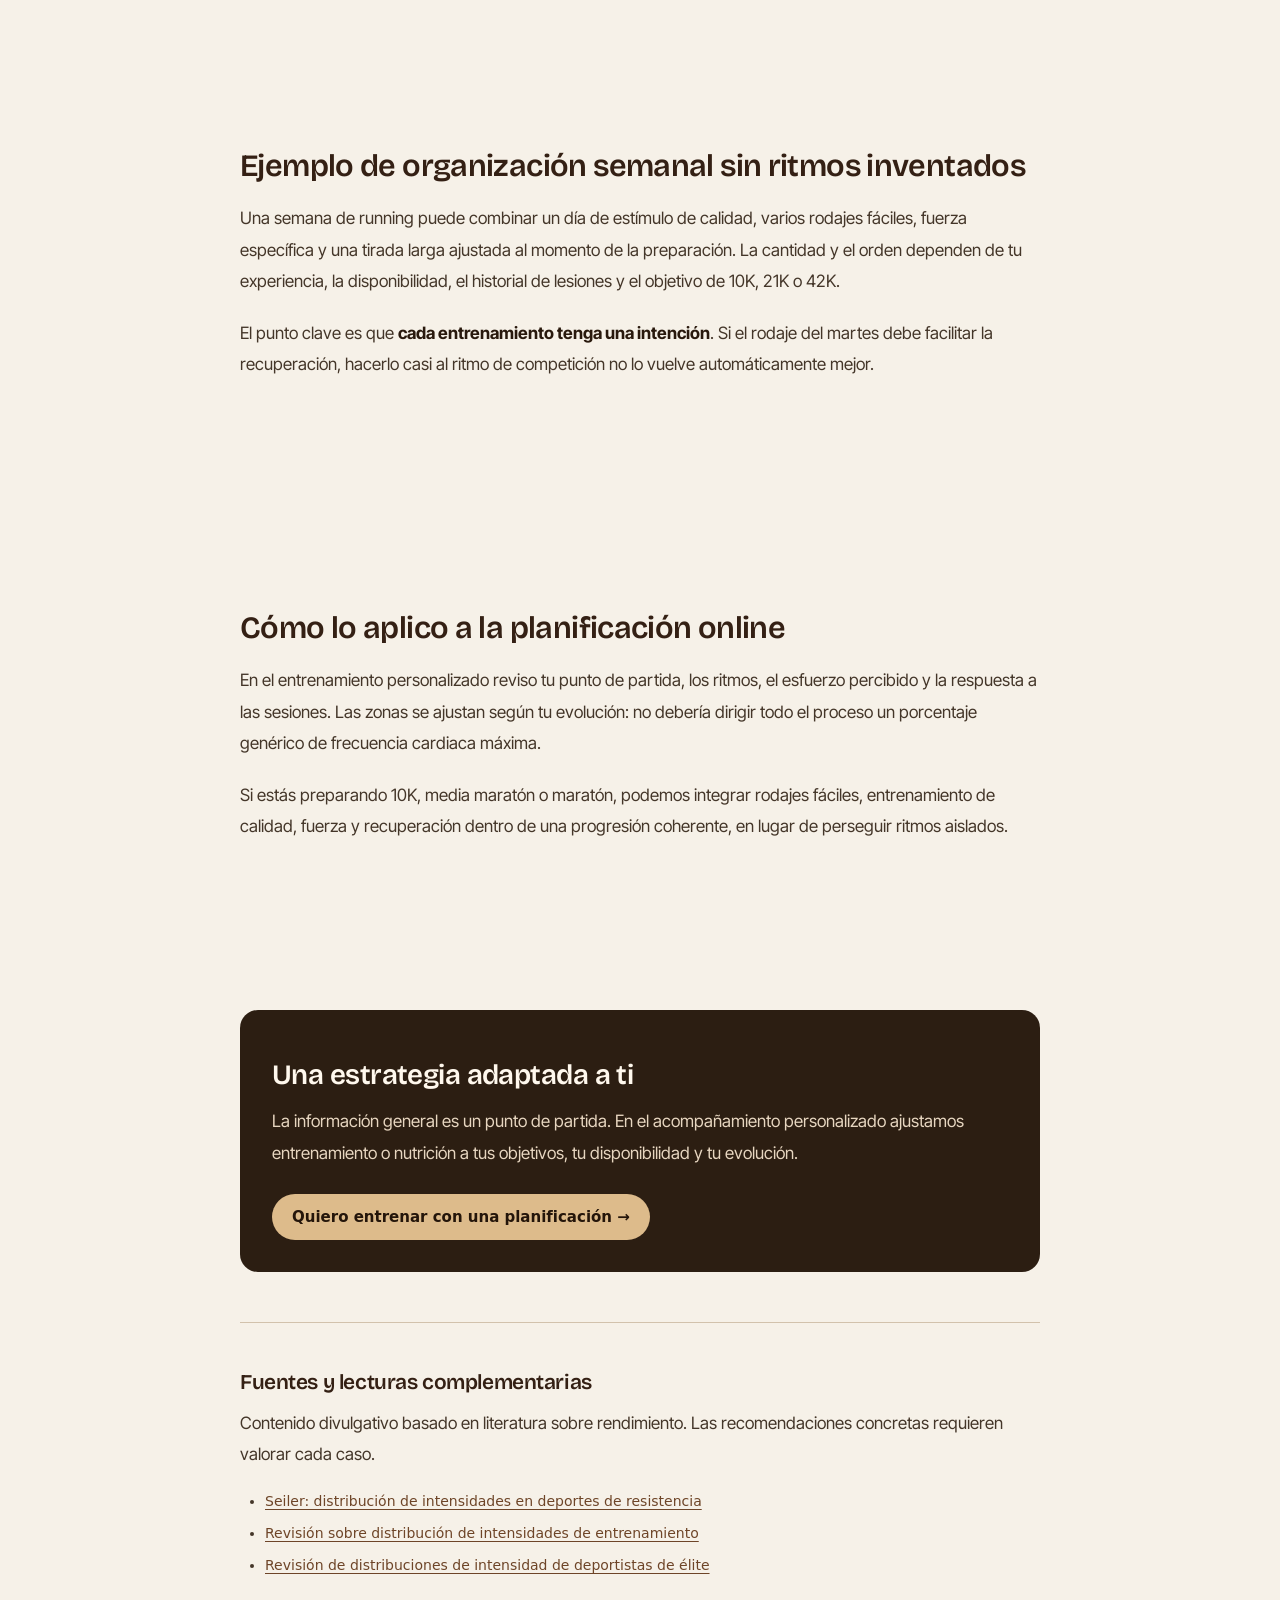
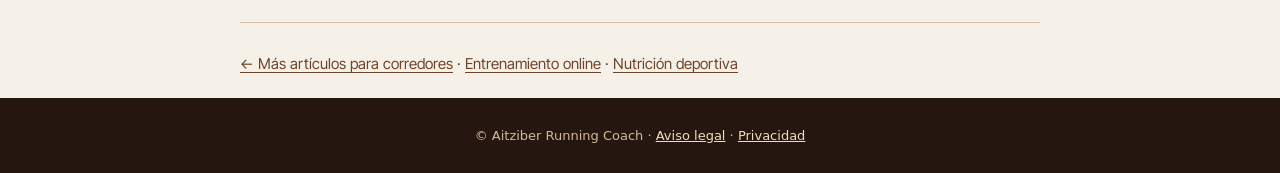
<file: entrenamiento-zona-2-running.html>
<!doctype html>
<html lang="es">
<head>
<meta charset="utf-8">
<meta name="viewport" content="width=device-width, initial-scale=1">
<meta name="theme-color" content="#25170f">
<title>Entrenar en zona 2: cómo reconocer los rodajes suaves y para qué sirven | Aitziber Running Coach</title>
<meta name="description" content="Zona 2 para corredores: cómo identificar el rodaje fácil, evitar correr siempre a ritmo medio y combinar resistencia, fuerza y calidad.">
<link rel="canonical" href="https://aitziberrunningcoach.es/entrenamiento-zona-2-running.html">
<meta property="og:type" content="article">
<meta property="og:locale" content="es_ES">
<meta property="og:title" content="Entrenar en zona 2: cómo reconocer los rodajes suaves y para qué sirven">
<meta property="og:description" content="Zona 2 para corredores: cómo identificar el rodaje fácil, evitar correr siempre a ritmo medio y combinar resistencia, fuerza y calidad.">
<meta property="og:url" content="https://aitziberrunningcoach.es/entrenamiento-zona-2-running.html">
<link rel="icon" href="logo-mark-transparent.png">
<link rel="stylesheet" href="colors_and_type.css">
<link rel="stylesheet" href="site.css">
<script type="application/ld+json">{"@context":"https://schema.org","@type":"Article","headline":"Entrenar en zona 2: cómo reconocer los rodajes suaves y para qué sirven","description":"Zona 2 para corredores: cómo identificar el rodaje fácil, evitar correr siempre a ritmo medio y combinar resistencia, fuerza y calidad.","mainEntityOfPage":"https://aitziberrunningcoach.es/entrenamiento-zona-2-running.html","datePublished":"2026-11-08","dateModified":"2026-11-08","inLanguage":"es","publisher":{"@type":"Organization","name":"Aitziber Running Coach","url":"https://aitziberrunningcoach.es/"},"author":{"@type":"Organization","name":"Aitziber Running Coach"}}</script>
<style>
  body{margin:0;background:#f6f1e8;color:#2a1b10;font-family:system-ui,-apple-system,"Segoe UI",sans-serif}
  .a-container{max-width:850px;margin:auto;padding:0 25px}
  .a-header{background:#f6f1e8;border-bottom:1px solid #e2d8c9}
  .a-nav{max-width:1100px;min-height:80px;margin:auto;padding:12px 24px;display:flex;align-items:center;justify-content:space-between;gap:20px}
  .a-brand{display:flex;align-items:center;gap:12px;color:#2a1b10;text-decoration:none;font-weight:800;letter-spacing:.06em;font-size:14px}
  .a-brand img{width:42px;height:42px;object-fit:contain}
  .a-nav a.a-home{font-weight:600;color:#503522;text-decoration:none;font-size:14px}
  .a-hero{background:#25170f;color:#f6f1e8;padding:76px 0 68px}
  .a-kicker{color:#d4ad76;font-size:12px;letter-spacing:.16em;font-weight:750;text-transform:uppercase;margin:0 0 20px}
  h1{font-size:clamp(36px,5.4vw,63px);letter-spacing:-.035em;line-height:1.09;margin:0 0 24px;color:#fff8ed;max-width:850px}
  .a-lead{font-size:19px;line-height:1.6;color:#e1c9a6;max-width:730px;margin:0}
  .a-meta{color:#c5a779;font-size:13px;margin-top:27px}
  article{padding:42px 0 52px}
  article h2{font-size:clamp(24px,3vw,31px);line-height:1.25;letter-spacing:-.02em;color:#342014;margin:50px 0 18px}
  article h2:first-of-type{margin-top:16px}
  article p,article li{font-size:17px;line-height:1.85;color:#443629}
  article p{margin:0 0 20px}
  article li{margin:8px 0}
  article a,.a-references a{color:#6e4528;text-decoration:underline;text-underline-offset:3px}
  article strong{color:#29190d}
  article ul,article ol{padding-left:25px;margin:12px 0 24px}
  .note{border-left:4px solid #b88b57;background:#eee3d2;border-radius:0 12px 12px 0;padding:18px 22px;margin:23px 0;font-size:16px;line-height:1.8}
  .a-cta{background:#2c1e12;color:#fff8ed;padding:32px;border-radius:18px;margin:52px 0 0}
  .a-cta h2{color:#fff8ed;margin:0 0 13px;font-size:28px}
  .a-cta p{color:#e7d6c0;margin:0 0 25px}
  .a-button{display:inline-block;background:#ddbb8b;color:#24150a!important;text-decoration:none!important;font-weight:800;padding:14px 20px;border-radius:999px;font-size:15px}
  .a-references{border-top:1px solid #d2c2ac;padding-top:30px;margin-top:50px}
  .a-references h2{margin:0 0 12px;font-size:21px}
  .a-references li{font-size:14px;line-height:1.7}
  .a-related{border-top:1px solid #d2c2ac;margin-top:44px;padding-top:27px}
  .a-related p{font-size:15px}
  .a-footer{background:#25170f;color:#d3b99a;text-align:center;padding:30px 20px;font-size:13px}
  .a-footer a{color:#f2dcbb}
  @media(max-width:600px){.a-hero{padding:52px 0 48px}.a-lead{font-size:17px}article{padding-top:30px}article p,article li{font-size:16px}.a-cta{padding:25px}.a-nav{min-height:64px}}
</style>
</head>
<body>
<header class="a-header"><nav class="a-nav" aria-label="Navegación principal">
<a href="index.html" class="a-brand"><img src="logo-mark-transparent.png" alt="" width="42" height="42"> AITZIBER RUNNING COACH</a>
<a class="a-home" href="index.html#blog">← Volver al blog</a>
</nav></header>
<main>
<div class="a-hero"><div class="a-container"><p class="a-kicker">Entrenamiento de running · Recursos para corredores</p><h1>Entrenar en zona 2: cómo reconocer los rodajes suaves y para qué sirven</h1><p class="a-lead">Zona 2 para corredores: cómo identificar el rodaje fácil, evitar correr siempre a ritmo medio y combinar resistencia, fuerza y calidad.</p><p class="a-meta">Aitziber Running Coach · 8 noviembre 2026 · Lectura orientativa</p></div></div>
<article class="a-container">
<section><h2>Correr más despacio también es entrenar</h2><p>Hay corredores que convierten todos sus rodajes en una prueba de ritmo. El resultado es una sucesión de días «ni fáciles ni realmente intensos» que puede hacer más difícil acumular volumen y recuperarse de las sesiones importantes.</p><p>Las sesiones de baja intensidad permiten trabajar la resistencia aeróbica con una carga que, bien ajustada, suele ser más compatible con el resto del entrenamiento. No son kilómetros de relleno: <strong>tienen una función dentro de la planificación</strong>.</p></section>
<section><h2>Primero, una aclaración: no todas las zonas 2 significan lo mismo</h2><p>Las zonas dependen del modelo. En muchos relojes de cinco zonas, «zona 2» describe un trabajo aeróbico fácil. En cambio, diversos estudios científicos utilizan tres zonas fisiológicas y llaman «zona 1» al ejercicio por debajo del primer umbral ventilatorio.</p><div class="note"><strong>Lo importante:</strong> no compares directamente «zona 2» de dos dispositivos sin revisar cómo han calculado sus límites. La intensidad real y el objetivo de la sesión importan más que una etiqueta.</div></section>
<section><h2>Cómo saber si el rodaje es realmente suave</h2><p>Para aproximarte a una intensidad fácil, suele ser útil poder mantener una conversación con frases completas, respirar de forma controlada y sentir que podrías continuar bastante tiempo. El <em>talk test</em> es una ayuda práctica, no un sustituto de una valoración fisiológica.</p><p>La frecuencia cardiaca y el ritmo también aportan información, pero pueden variar por calor, terreno, fatiga, sueño, estrés o deshidratación. Por eso conviene interpretar varias señales juntas, sin perseguir un número fijo de pulsaciones en todos los entrenamientos.</p></section>
<section><h2>¿Qué ganas respetando los días fáciles?</h2><ul><li><strong>Acumular trabajo aeróbico:</strong> sumar tiempo de entrenamiento con una carga proporcional al objetivo.</li><li><strong>Reservar energía para la calidad:</strong> llegar mejor a intervalos, tempo, fuerza y tiradas largas específicas.</li><li><strong>Construir regularidad:</strong> una preparación sostenible depende de repetir buenas semanas, no de ganar cada rodaje.</li></ul><p>Esto no significa que cuanto más lento corras, mejor será siempre. La intensidad se ajusta al nivel, al contexto y al estímulo previsto.</p></section>
<section><h2>¿Todos deberíamos entrenar 80/20?</h2><p>Es frecuente leer que el 80 % del entrenamiento debe ser suave y el 20 % intenso. Esa distribución aparece descrita en poblaciones de deportistas de resistencia bien entrenados, pero <strong>no es una regla exacta que deba aplicarse mecánicamente a cualquier corredor</strong>.</p><p>Además, cambia mucho el resultado según midas sesiones, minutos o kilómetros, y según cómo definas cada zona. Una persona que corre tres días por semana y otra que entrena diez sesiones no necesitan la misma distribución.</p></section>
<section><h2>Ejemplo de organización semanal sin ritmos inventados</h2><p>Una semana de running puede combinar un día de estímulo de calidad, varios rodajes fáciles, fuerza específica y una tirada larga ajustada al momento de la preparación. La cantidad y el orden dependen de tu experiencia, la disponibilidad, el historial de lesiones y el objetivo de 10K, 21K o 42K.</p><p>El punto clave es que <strong>cada entrenamiento tenga una intención</strong>. Si el rodaje del martes debe facilitar la recuperación, hacerlo casi al ritmo de competición no lo vuelve automáticamente mejor.</p></section>
<section><h2>Cómo lo aplico a la planificación online</h2><p>En el entrenamiento personalizado reviso tu punto de partida, los ritmos, el esfuerzo percibido y la respuesta a las sesiones. Las zonas se ajustan según tu evolución: no debería dirigir todo el proceso un porcentaje genérico de frecuencia cardiaca máxima.</p><p>Si estás preparando 10K, media maratón o maratón, podemos integrar rodajes fáciles, entrenamiento de calidad, fuerza y recuperación dentro de una progresión coherente, en lugar de perseguir ritmos aislados.</p></section>
<div class="a-cta"><h2>Una estrategia adaptada a ti</h2><p>La información general es un punto de partida. En el acompañamiento personalizado ajustamos entrenamiento o nutrición a tus objetivos, tu disponibilidad y tu evolución.</p><a class="a-button" href="entrenadora-running-online.html">Quiero entrenar con una planificación →</a></div>
<div class="a-references"><h2>Fuentes y lecturas complementarias</h2><p>Contenido divulgativo basado en literatura sobre rendimiento. Las recomendaciones concretas requieren valorar cada caso.</p><ul><li><a href="https://pubmed.ncbi.nlm.nih.gov/20861519/" rel="noopener noreferrer" target="_blank">Seiler: distribución de intensidades en deportes de resistencia</a></li>
<li><a href="https://pmc.ncbi.nlm.nih.gov/articles/PMC4621419/" rel="noopener noreferrer" target="_blank">Revisión sobre distribución de intensidades de entrenamiento</a></li>
<li><a href="https://pubmed.ncbi.nlm.nih.gov/37964776/" rel="noopener noreferrer" target="_blank">Revisión de distribuciones de intensidad de deportistas de élite</a></li></ul></div>
<div class="a-related"><p><a href="index.html#blog">← Más artículos para corredores</a> · <a href="entrenadora-running-online.html">Entrenamiento online</a> · <a href="nutricionista-deportiva-corredores.html">Nutrición deportiva</a></p></div>
</article></main>
<footer class="a-footer">© Aitziber Running Coach · <a href="aviso-legal.html">Aviso legal</a> · <a href="privacidad-media-maraton.html">Privacidad</a></footer>
</body></html>
</file>
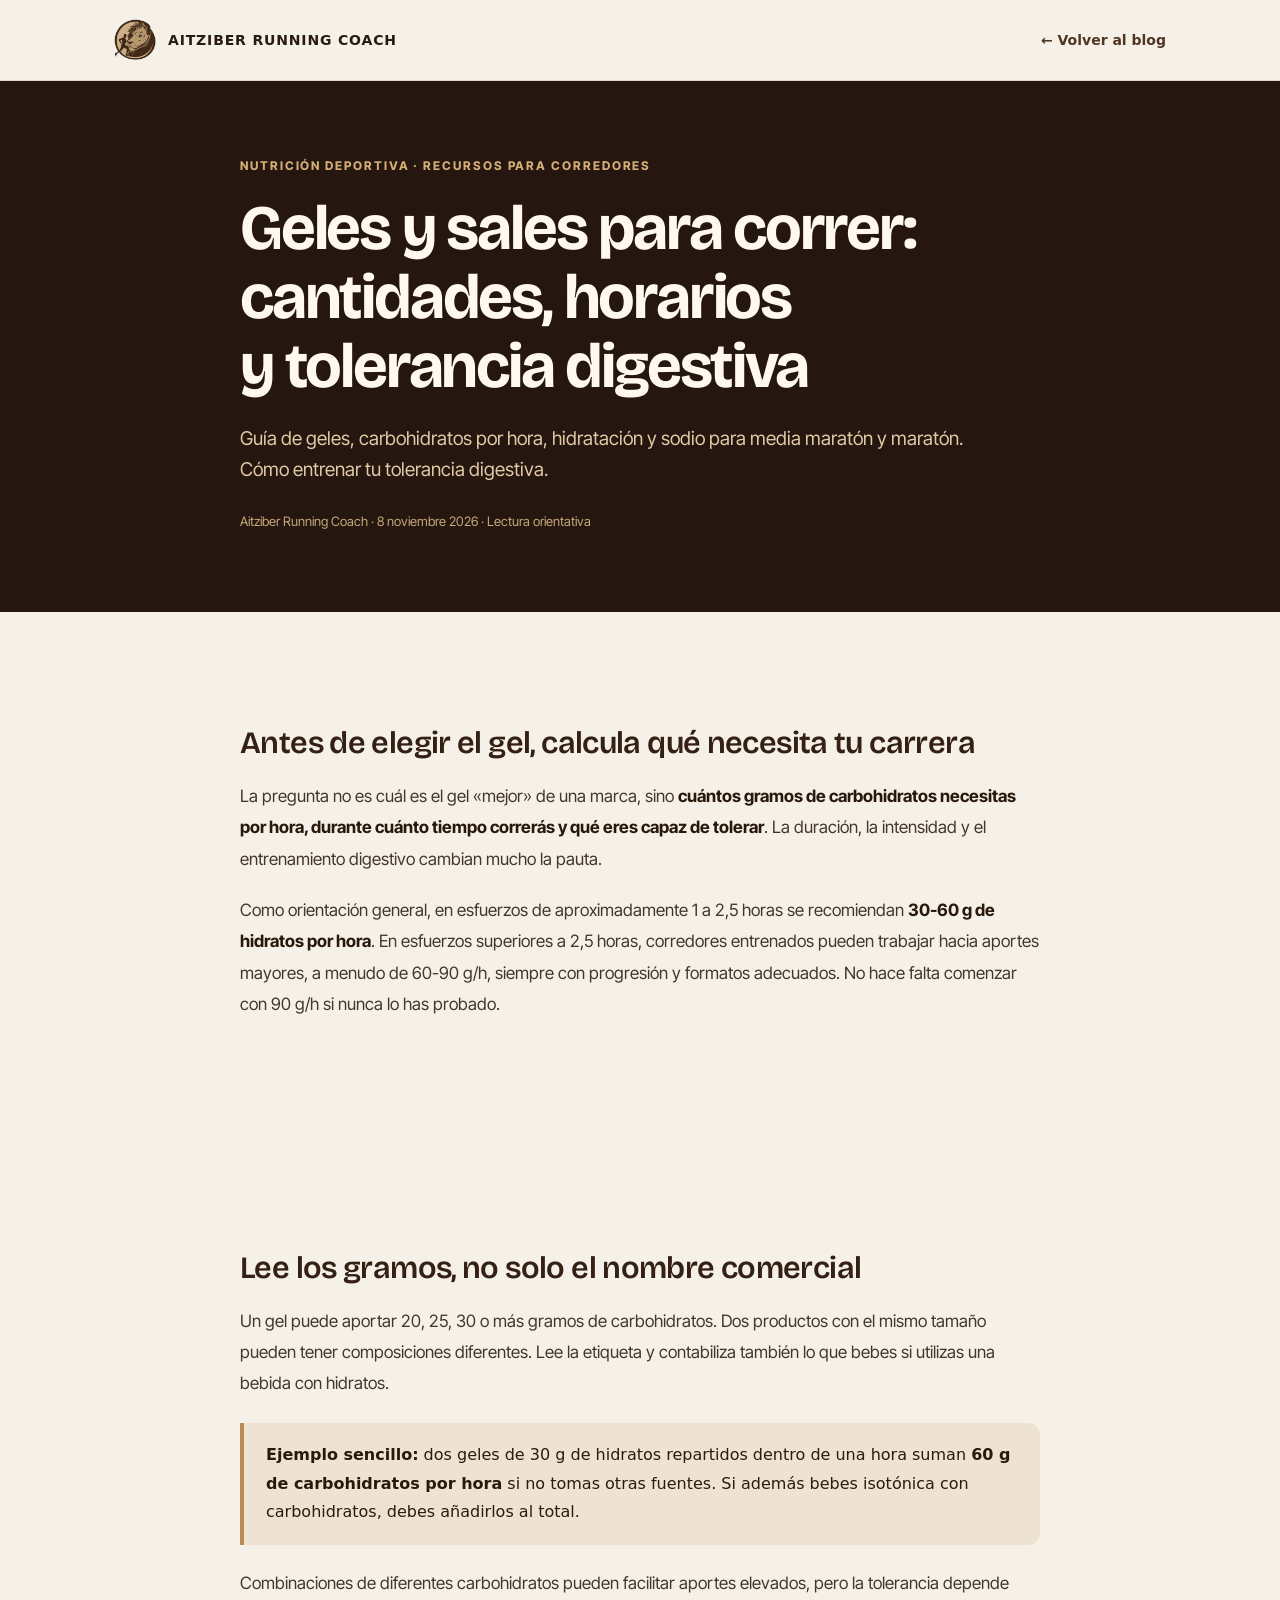
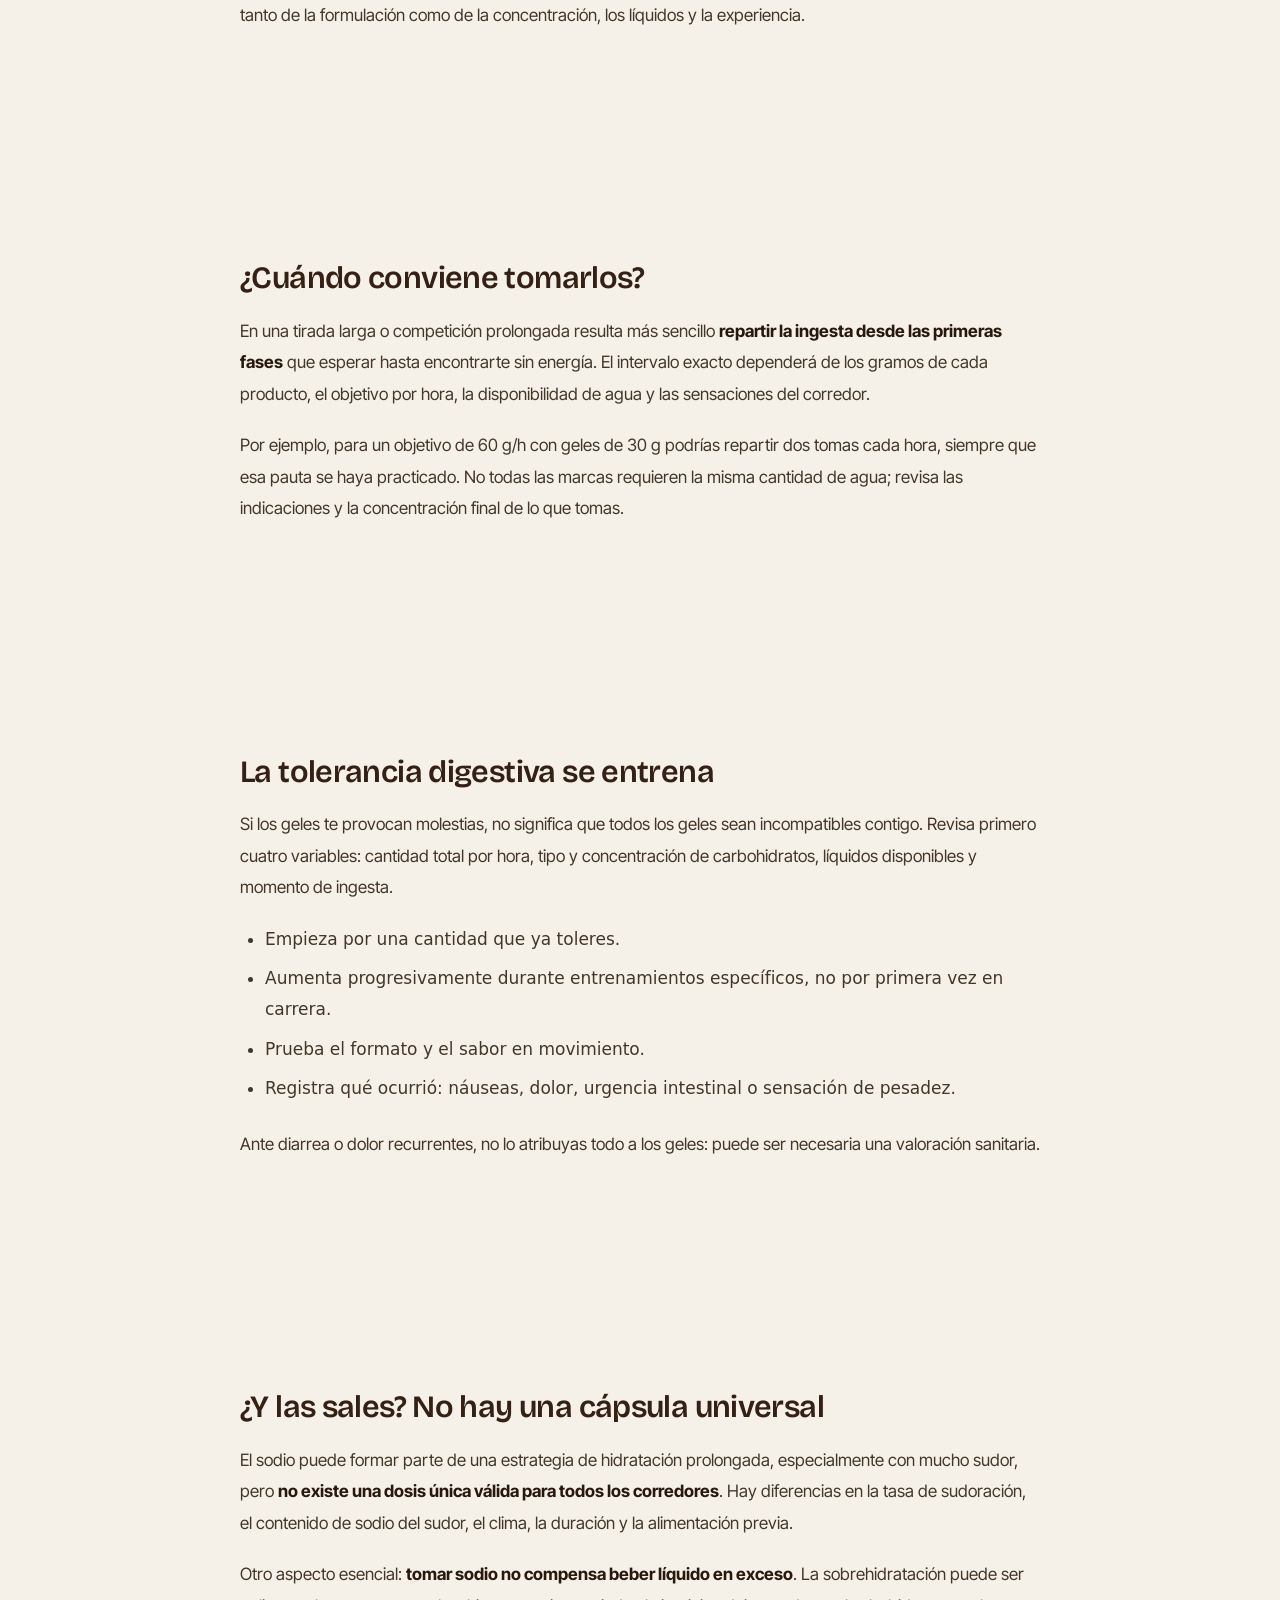
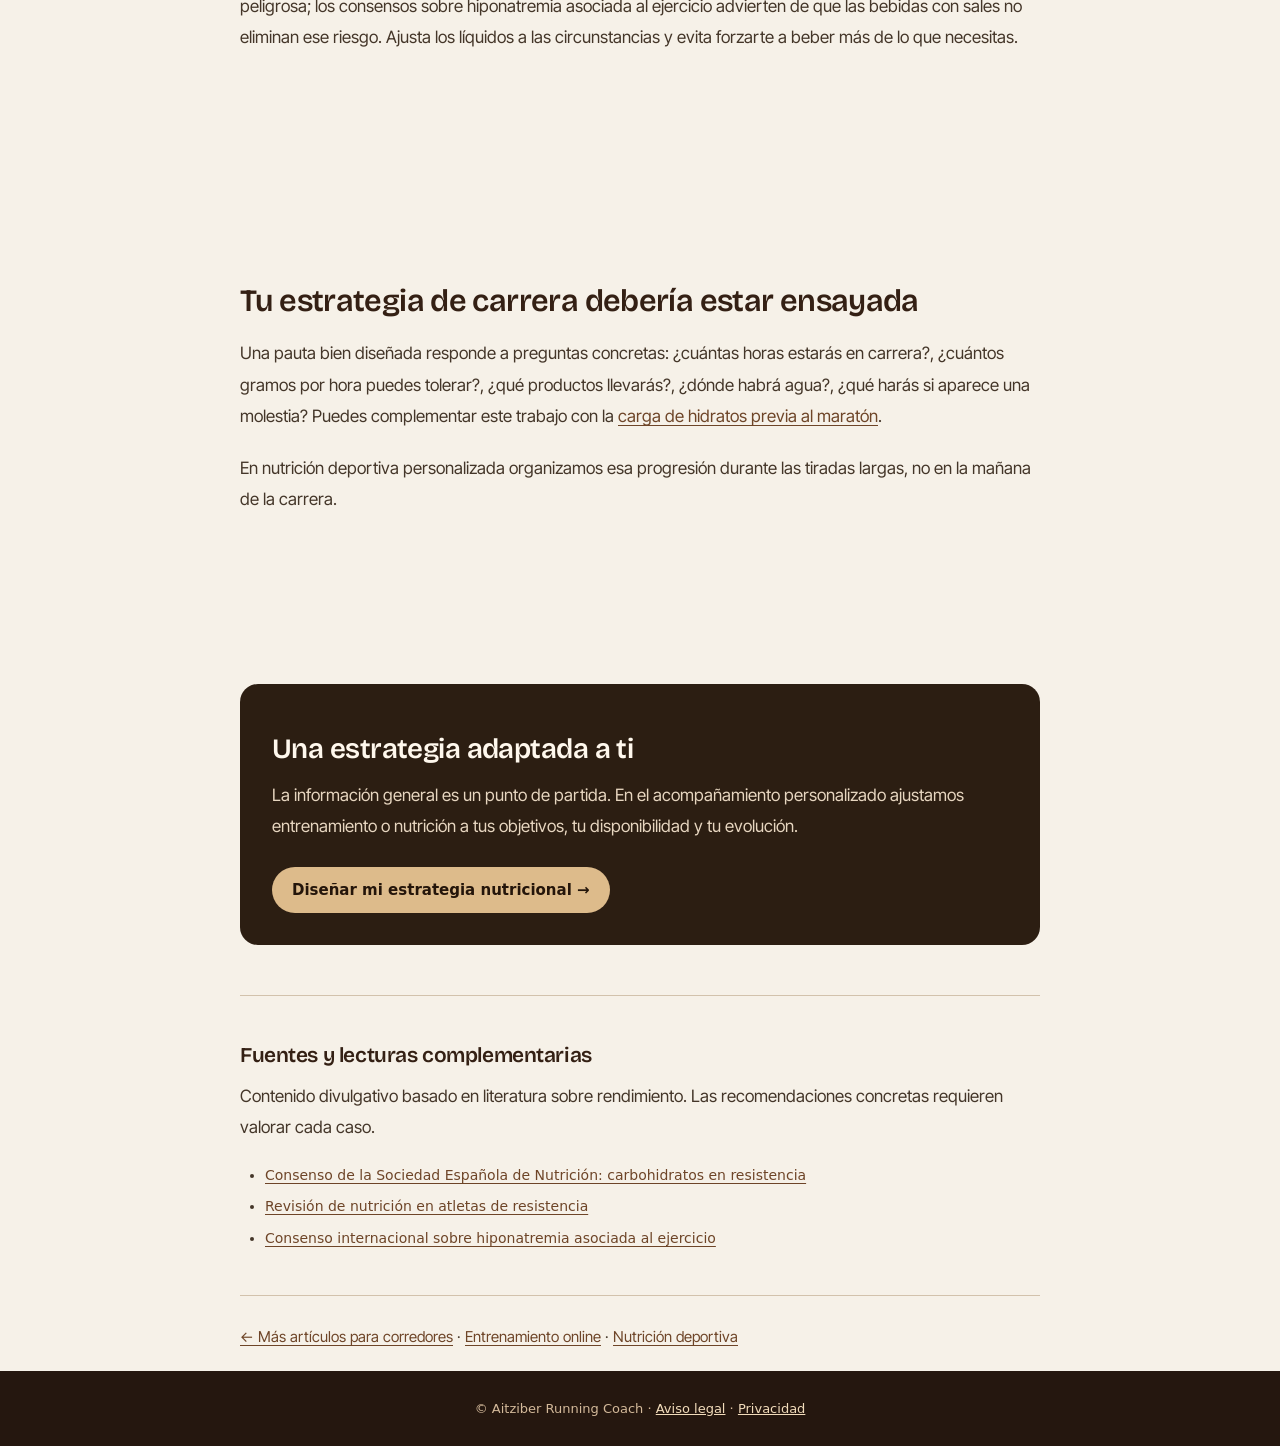
<file: geles-sales-running.html>
<!doctype html>
<html lang="es">
<head>
<meta charset="utf-8">
<meta name="viewport" content="width=device-width, initial-scale=1">
<meta name="theme-color" content="#25170f">
<title>Geles y sales para correr: cantidades, horarios y tolerancia digestiva | Aitziber Running Coach</title>
<meta name="description" content="Guía de geles, carbohidratos por hora, hidratación y sodio para media maratón y maratón. Cómo entrenar tu tolerancia digestiva.">
<link rel="canonical" href="https://aitziberrunningcoach.es/geles-sales-running.html">
<meta property="og:type" content="article">
<meta property="og:locale" content="es_ES">
<meta property="og:title" content="Geles y sales para correr: cantidades, horarios y tolerancia digestiva">
<meta property="og:description" content="Guía de geles, carbohidratos por hora, hidratación y sodio para media maratón y maratón. Cómo entrenar tu tolerancia digestiva.">
<meta property="og:url" content="https://aitziberrunningcoach.es/geles-sales-running.html">
<link rel="icon" href="logo-mark-transparent.png">
<link rel="stylesheet" href="colors_and_type.css">
<link rel="stylesheet" href="site.css">
<script type="application/ld+json">{"@context":"https://schema.org","@type":"Article","headline":"Geles y sales para correr: cantidades, horarios y tolerancia digestiva","description":"Guía de geles, carbohidratos por hora, hidratación y sodio para media maratón y maratón. Cómo entrenar tu tolerancia digestiva.","mainEntityOfPage":"https://aitziberrunningcoach.es/geles-sales-running.html","datePublished":"2026-11-08","dateModified":"2026-11-08","inLanguage":"es","publisher":{"@type":"Organization","name":"Aitziber Running Coach","url":"https://aitziberrunningcoach.es/"},"author":{"@type":"Organization","name":"Aitziber Running Coach"}}</script>
<style>
  body{margin:0;background:#f6f1e8;color:#2a1b10;font-family:system-ui,-apple-system,"Segoe UI",sans-serif}
  .a-container{max-width:850px;margin:auto;padding:0 25px}
  .a-header{background:#f6f1e8;border-bottom:1px solid #e2d8c9}
  .a-nav{max-width:1100px;min-height:80px;margin:auto;padding:12px 24px;display:flex;align-items:center;justify-content:space-between;gap:20px}
  .a-brand{display:flex;align-items:center;gap:12px;color:#2a1b10;text-decoration:none;font-weight:800;letter-spacing:.06em;font-size:14px}
  .a-brand img{width:42px;height:42px;object-fit:contain}
  .a-nav a.a-home{font-weight:600;color:#503522;text-decoration:none;font-size:14px}
  .a-hero{background:#25170f;color:#f6f1e8;padding:76px 0 68px}
  .a-kicker{color:#d4ad76;font-size:12px;letter-spacing:.16em;font-weight:750;text-transform:uppercase;margin:0 0 20px}
  h1{font-size:clamp(36px,5.4vw,63px);letter-spacing:-.035em;line-height:1.09;margin:0 0 24px;color:#fff8ed;max-width:850px}
  .a-lead{font-size:19px;line-height:1.6;color:#e1c9a6;max-width:730px;margin:0}
  .a-meta{color:#c5a779;font-size:13px;margin-top:27px}
  article{padding:42px 0 52px}
  article h2{font-size:clamp(24px,3vw,31px);line-height:1.25;letter-spacing:-.02em;color:#342014;margin:50px 0 18px}
  article h2:first-of-type{margin-top:16px}
  article p,article li{font-size:17px;line-height:1.85;color:#443629}
  article p{margin:0 0 20px}
  article li{margin:8px 0}
  article a,.a-references a{color:#6e4528;text-decoration:underline;text-underline-offset:3px}
  article strong{color:#29190d}
  article ul,article ol{padding-left:25px;margin:12px 0 24px}
  .note{border-left:4px solid #b88b57;background:#eee3d2;border-radius:0 12px 12px 0;padding:18px 22px;margin:23px 0;font-size:16px;line-height:1.8}
  .a-cta{background:#2c1e12;color:#fff8ed;padding:32px;border-radius:18px;margin:52px 0 0}
  .a-cta h2{color:#fff8ed;margin:0 0 13px;font-size:28px}
  .a-cta p{color:#e7d6c0;margin:0 0 25px}
  .a-button{display:inline-block;background:#ddbb8b;color:#24150a!important;text-decoration:none!important;font-weight:800;padding:14px 20px;border-radius:999px;font-size:15px}
  .a-references{border-top:1px solid #d2c2ac;padding-top:30px;margin-top:50px}
  .a-references h2{margin:0 0 12px;font-size:21px}
  .a-references li{font-size:14px;line-height:1.7}
  .a-related{border-top:1px solid #d2c2ac;margin-top:44px;padding-top:27px}
  .a-related p{font-size:15px}
  .a-footer{background:#25170f;color:#d3b99a;text-align:center;padding:30px 20px;font-size:13px}
  .a-footer a{color:#f2dcbb}
  @media(max-width:600px){.a-hero{padding:52px 0 48px}.a-lead{font-size:17px}article{padding-top:30px}article p,article li{font-size:16px}.a-cta{padding:25px}.a-nav{min-height:64px}}
</style>
</head>
<body>
<header class="a-header"><nav class="a-nav" aria-label="Navegación principal">
<a href="index.html" class="a-brand"><img src="logo-mark-transparent.png" alt="" width="42" height="42"> AITZIBER RUNNING COACH</a>
<a class="a-home" href="index.html#blog">← Volver al blog</a>
</nav></header>
<main>
<div class="a-hero"><div class="a-container"><p class="a-kicker">Nutrición deportiva · Recursos para corredores</p><h1>Geles y sales para correr: cantidades, horarios y tolerancia digestiva</h1><p class="a-lead">Guía de geles, carbohidratos por hora, hidratación y sodio para media maratón y maratón. Cómo entrenar tu tolerancia digestiva.</p><p class="a-meta">Aitziber Running Coach · 8 noviembre 2026 · Lectura orientativa</p></div></div>
<article class="a-container">
<section><h2>Antes de elegir el gel, calcula qué necesita tu carrera</h2><p>La pregunta no es cuál es el gel «mejor» de una marca, sino <strong>cuántos gramos de carbohidratos necesitas por hora, durante cuánto tiempo correrás y qué eres capaz de tolerar</strong>. La duración, la intensidad y el entrenamiento digestivo cambian mucho la pauta.</p><p>Como orientación general, en esfuerzos de aproximadamente 1 a 2,5 horas se recomiendan <strong>30-60 g de hidratos por hora</strong>. En esfuerzos superiores a 2,5 horas, corredores entrenados pueden trabajar hacia aportes mayores, a menudo de 60-90 g/h, siempre con progresión y formatos adecuados. No hace falta comenzar con 90 g/h si nunca lo has probado.</p></section>
<section><h2>Lee los gramos, no solo el nombre comercial</h2><p>Un gel puede aportar 20, 25, 30 o más gramos de carbohidratos. Dos productos con el mismo tamaño pueden tener composiciones diferentes. Lee la etiqueta y contabiliza también lo que bebes si utilizas una bebida con hidratos.</p><div class="note"><strong>Ejemplo sencillo:</strong> dos geles de 30 g de hidratos repartidos dentro de una hora suman <strong>60 g de carbohidratos por hora</strong> si no tomas otras fuentes. Si además bebes isotónica con carbohidratos, debes añadirlos al total.</div><p>Combinaciones de diferentes carbohidratos pueden facilitar aportes elevados, pero la tolerancia depende tanto de la formulación como de la concentración, los líquidos y la experiencia.</p></section>
<section><h2>¿Cuándo conviene tomarlos?</h2><p>En una tirada larga o competición prolongada resulta más sencillo <strong>repartir la ingesta desde las primeras fases</strong> que esperar hasta encontrarte sin energía. El intervalo exacto dependerá de los gramos de cada producto, el objetivo por hora, la disponibilidad de agua y las sensaciones del corredor.</p><p>Por ejemplo, para un objetivo de 60 g/h con geles de 30 g podrías repartir dos tomas cada hora, siempre que esa pauta se haya practicado. No todas las marcas requieren la misma cantidad de agua; revisa las indicaciones y la concentración final de lo que tomas.</p></section>
<section><h2>La tolerancia digestiva se entrena</h2><p>Si los geles te provocan molestias, no significa que todos los geles sean incompatibles contigo. Revisa primero cuatro variables: cantidad total por hora, tipo y concentración de carbohidratos, líquidos disponibles y momento de ingesta.</p><ul><li>Empieza por una cantidad que ya toleres.</li><li>Aumenta progresivamente durante entrenamientos específicos, no por primera vez en carrera.</li><li>Prueba el formato y el sabor en movimiento.</li><li>Registra qué ocurrió: náuseas, dolor, urgencia intestinal o sensación de pesadez.</li></ul><p>Ante diarrea o dolor recurrentes, no lo atribuyas todo a los geles: puede ser necesaria una valoración sanitaria.</p></section>
<section><h2>¿Y las sales? No hay una cápsula universal</h2><p>El sodio puede formar parte de una estrategia de hidratación prolongada, especialmente con mucho sudor, pero <strong>no existe una dosis única válida para todos los corredores</strong>. Hay diferencias en la tasa de sudoración, el contenido de sodio del sudor, el clima, la duración y la alimentación previa.</p><p>Otro aspecto esencial: <strong>tomar sodio no compensa beber líquido en exceso</strong>. La sobrehidratación puede ser peligrosa; los consensos sobre hiponatremia asociada al ejercicio advierten de que las bebidas con sales no eliminan ese riesgo. Ajusta los líquidos a las circunstancias y evita forzarte a beber más de lo que necesitas.</p></section>
<section><h2>Tu estrategia de carrera debería estar ensayada</h2><p>Una pauta bien diseñada responde a preguntas concretas: ¿cuántas horas estarás en carrera?, ¿cuántos gramos por hora puedes tolerar?, ¿qué productos llevarás?, ¿dónde habrá agua?, ¿qué harás si aparece una molestia? Puedes complementar este trabajo con la <a href="carga-hidratos-maraton.html">carga de hidratos previa al maratón</a>.</p><p>En nutrición deportiva personalizada organizamos esa progresión durante las tiradas largas, no en la mañana de la carrera.</p></section>
<div class="a-cta"><h2>Una estrategia adaptada a ti</h2><p>La información general es un punto de partida. En el acompañamiento personalizado ajustamos entrenamiento o nutrición a tus objetivos, tu disponibilidad y tu evolución.</p><a class="a-button" href="nutricionista-deportiva-corredores.html">Diseñar mi estrategia nutricional →</a></div>
<div class="a-references"><h2>Fuentes y lecturas complementarias</h2><p>Contenido divulgativo basado en literatura sobre rendimiento. Las recomendaciones concretas requieren valorar cada caso.</p><ul><li><a href="https://pmc.ncbi.nlm.nih.gov/articles/PMC12735723/" rel="noopener noreferrer" target="_blank">Consenso de la Sociedad Española de Nutrición: carbohidratos en resistencia</a></li>
<li><a href="https://pmc.ncbi.nlm.nih.gov/articles/PMC6628334/" rel="noopener noreferrer" target="_blank">Revisión de nutrición en atletas de resistencia</a></li>
<li><a href="https://doi.org/10.1136/bjsports-2015-095004" rel="noopener noreferrer" target="_blank">Consenso internacional sobre hiponatremia asociada al ejercicio</a></li></ul></div>
<div class="a-related"><p><a href="index.html#blog">← Más artículos para corredores</a> · <a href="entrenadora-running-online.html">Entrenamiento online</a> · <a href="nutricionista-deportiva-corredores.html">Nutrición deportiva</a></p></div>
</article></main>
<footer class="a-footer">© Aitziber Running Coach · <a href="aviso-legal.html">Aviso legal</a> · <a href="privacidad-media-maraton.html">Privacidad</a></footer>
</body></html>
</file>
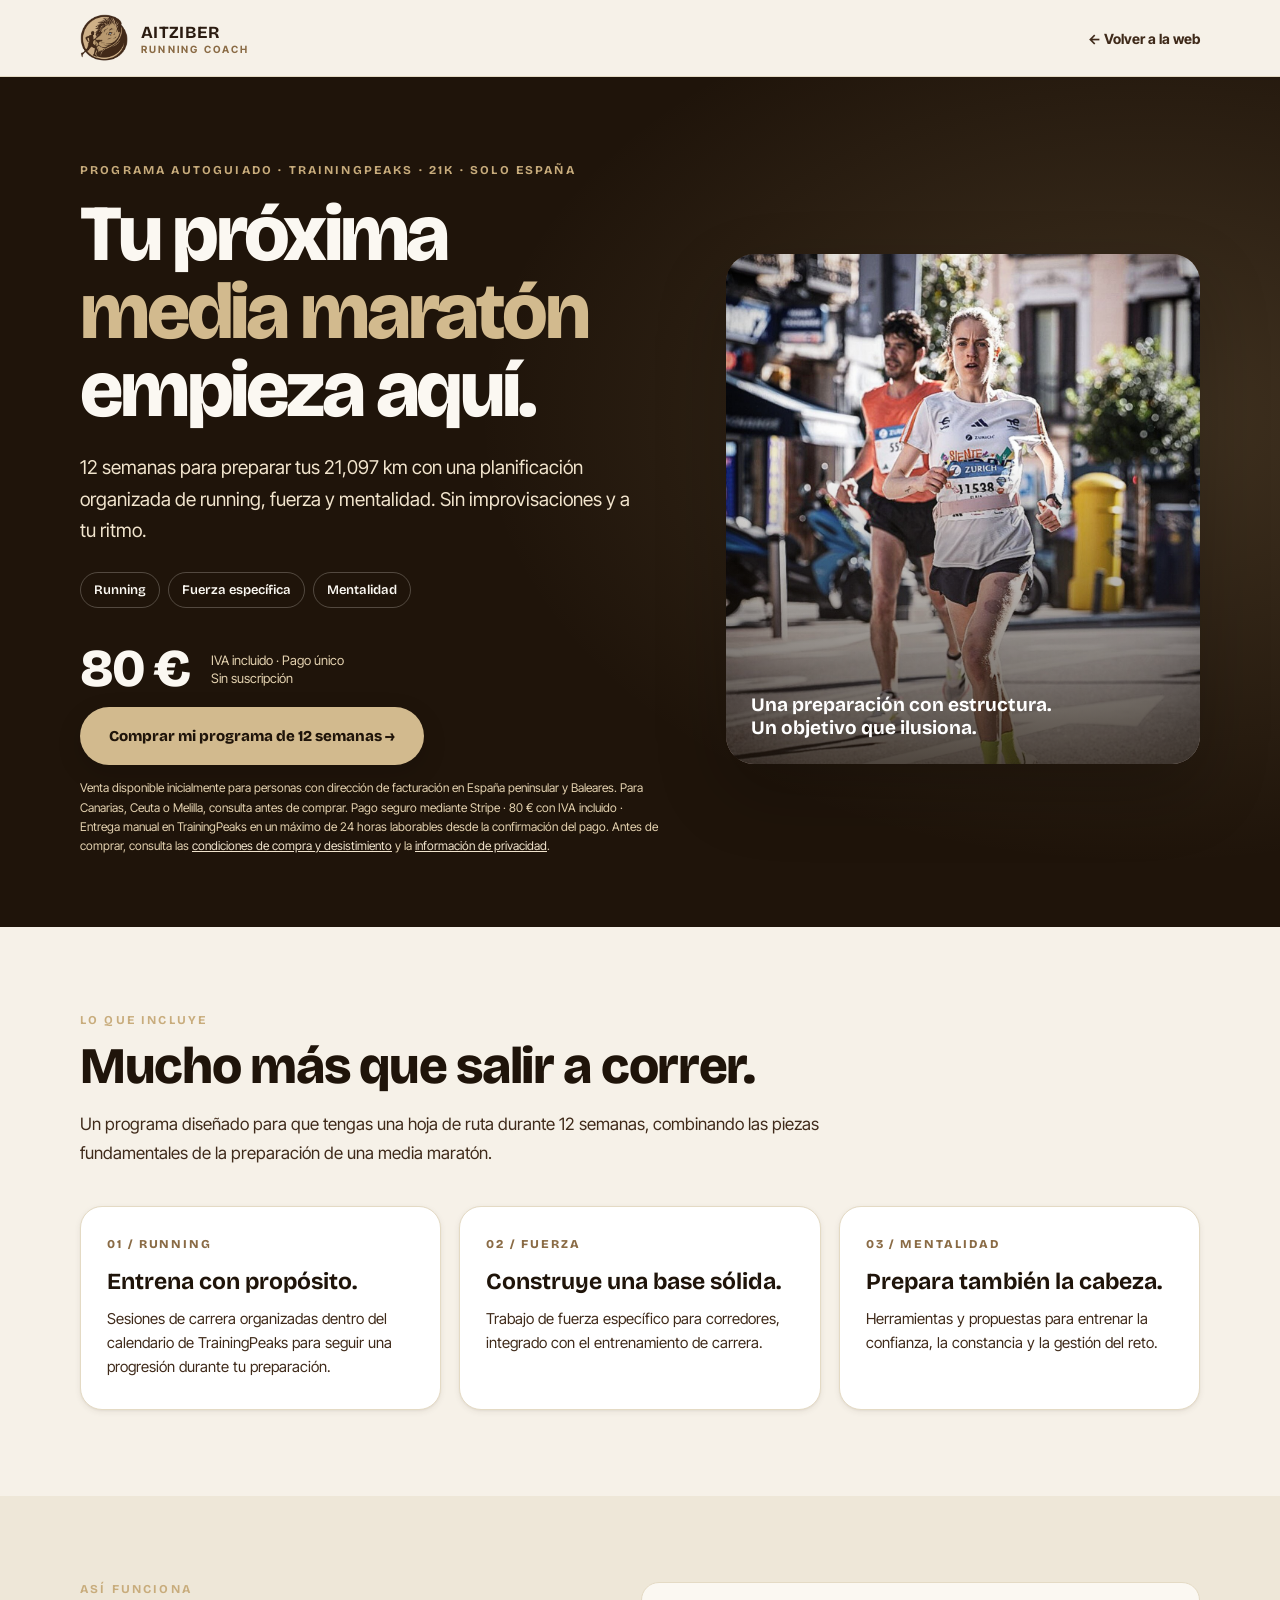
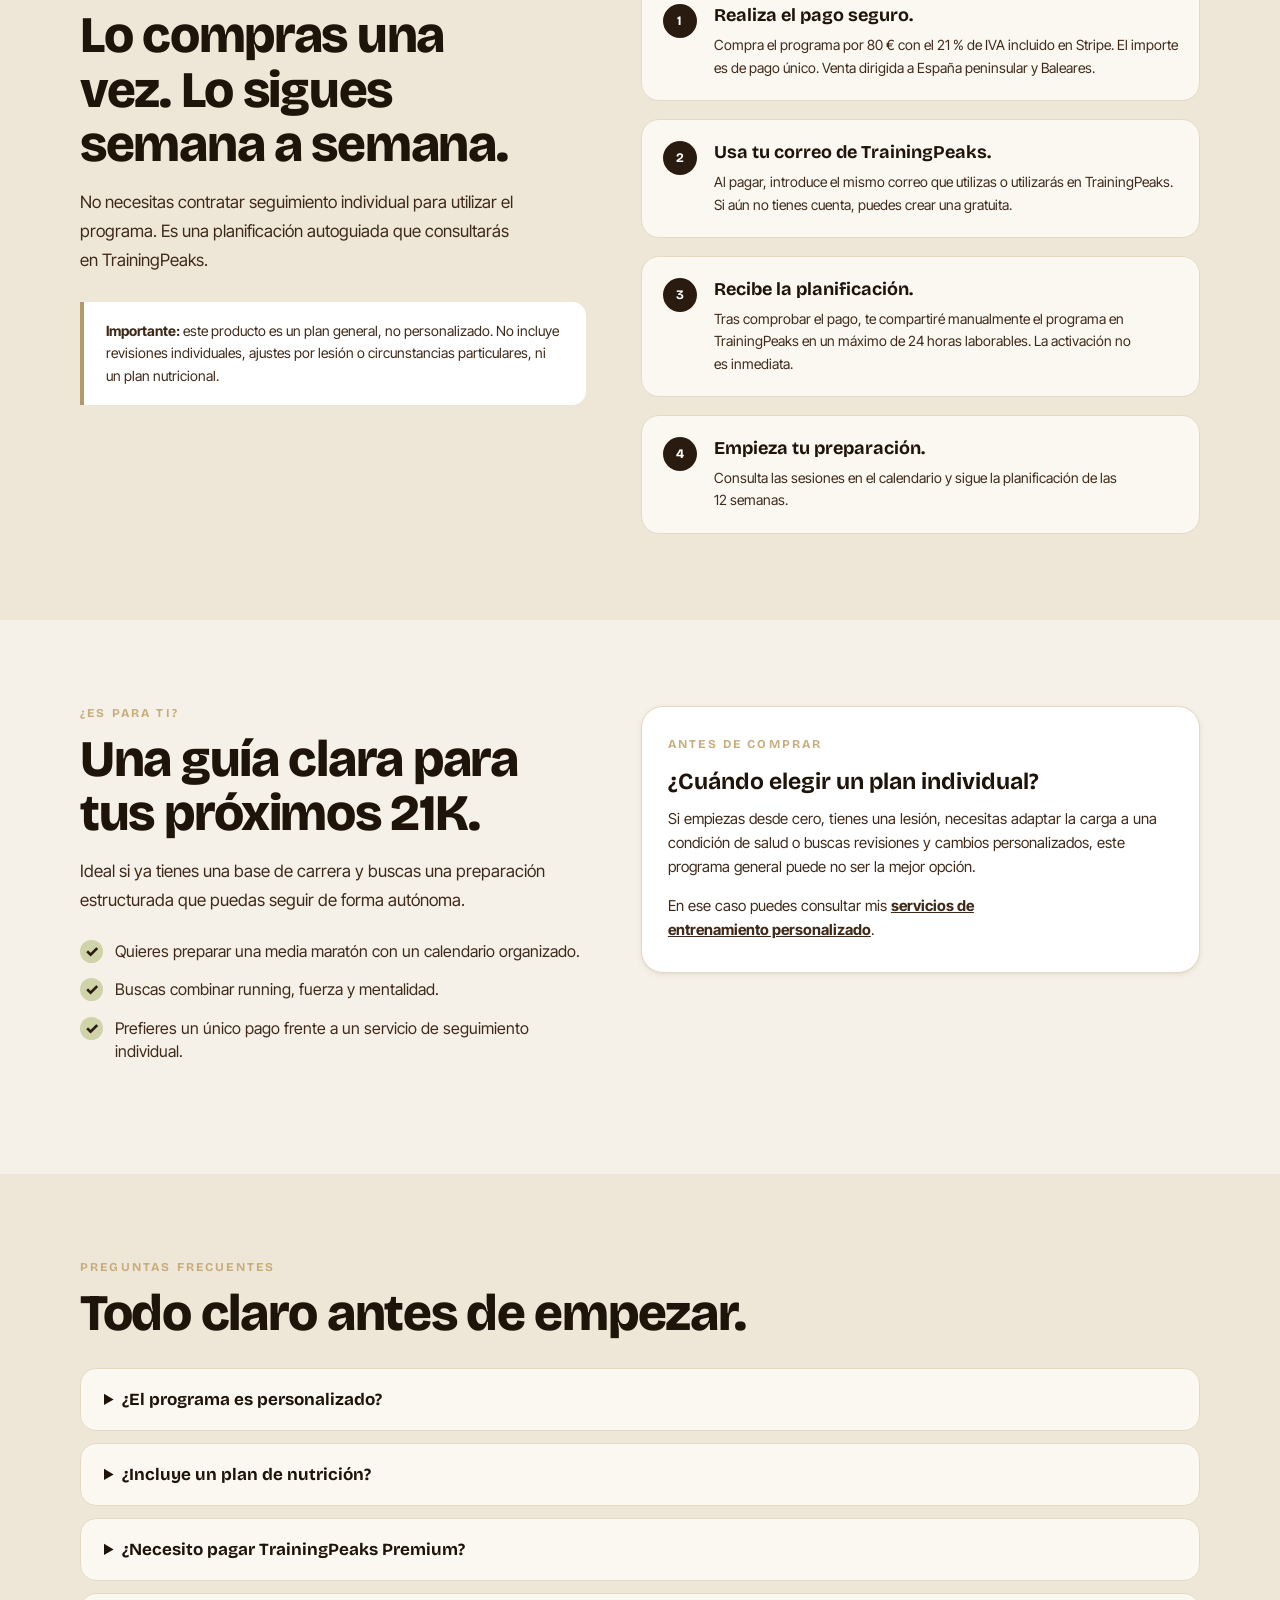
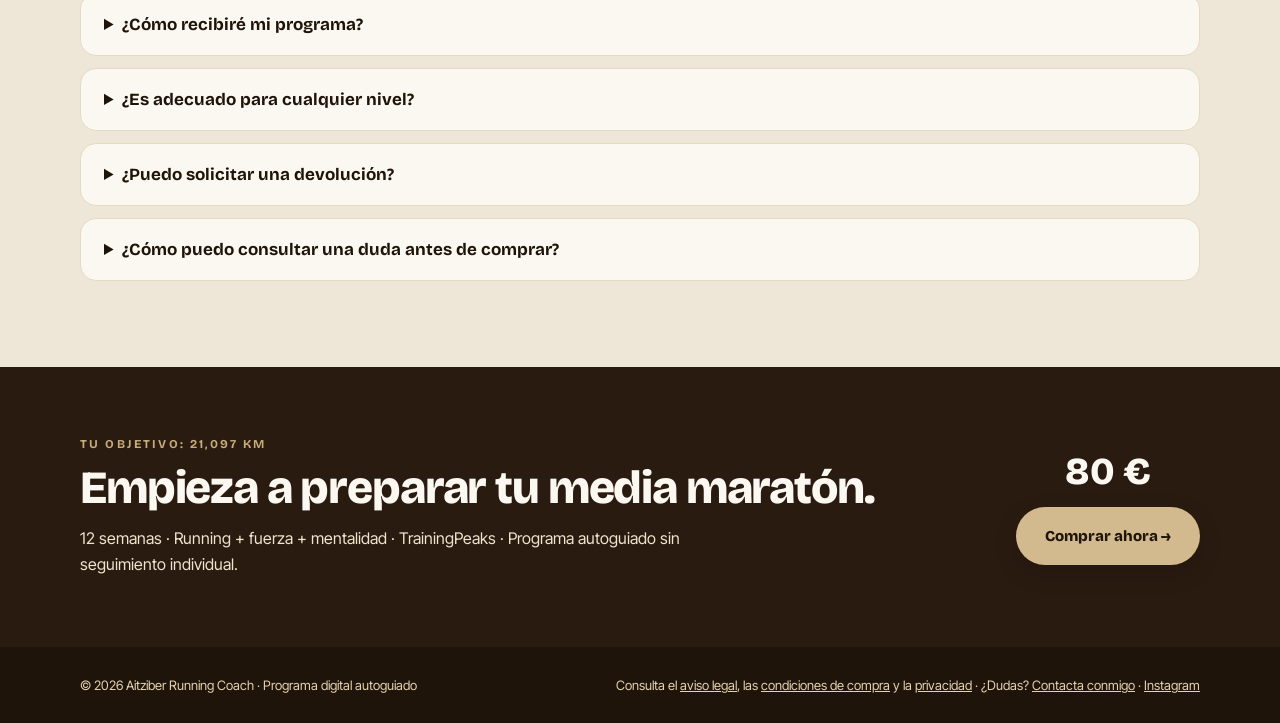
<file: media-maraton.html>
<!doctype html>
<html lang="es">
<head>
  <meta charset="utf-8">
  <meta name="viewport" content="width=device-width, initial-scale=1">
  <meta name="theme-color" content="#2A1B10">
  <title>Plan Media Maratón 12 semanas · Aitziber Running Coach</title>
  <meta name="description" content="Programa autoguiado de 12 semanas para preparar tu media maratón. Running, fuerza y mentalidad en TrainingPeaks por 80 € en pago único.">
  <link rel="canonical" href="https://aitziberrunningcoach.es/media-maraton.html">
  <meta property="og:url" content="https://aitziberrunningcoach.es/media-maraton.html">
  <link rel="icon" href="logo-mark-transparent.png">
  <link rel="stylesheet" href="colors_and_type.css">
  <link rel="stylesheet" href="site.css">
  <style>
    html { scroll-behavior:smooth; }
    body { margin:0; background:var(--paper-100); }
    .mm-container { width:min(1120px,calc(100% - 48px)); margin-inline:auto; }
    .mm-topbar { background:var(--paper-100); border-bottom:1px solid var(--paper-300); position:sticky; top:0; z-index:20; backdrop-filter:blur(12px); }
    .mm-nav { min-height:76px; display:flex; align-items:center; justify-content:space-between; gap:20px; }
    .mm-brand { display:flex; align-items:center; gap:13px; color:var(--espresso-800); text-decoration:none; }
    .mm-brand img { width:48px; height:48px; object-fit:contain; }
    .mm-brand strong { display:block; font-family:var(--font-display); font-size:17px; letter-spacing:.02em; }
    .mm-brand small { display:block; font-size:10px; font-weight:700; letter-spacing:.22em; color:var(--camel-600); }
    .mm-back { color:var(--espresso-700); font-weight:700; font-size:14px; text-decoration:none; }
    .mm-hero { padding:86px 0 72px; background:var(--espresso-900); color:var(--paper-50); position:relative; overflow:hidden; }
    .mm-hero::before { content:""; position:absolute; inset:-20% -15% 0 30%; background:radial-gradient(ellipse at 70% 50%,rgba(200,172,124,.20),transparent 62%); pointer-events:none; }
    .mm-hero-grid { display:grid; grid-template-columns:1.1fr .9fr; gap:66px; align-items:center; position:relative; }
    .mm-eyebrow { font:700 12px var(--font-display); letter-spacing:.18em; text-transform:uppercase; color:var(--camel-400); }
    .mm-hero h1 { color:var(--paper-50); font:800 clamp(48px,6.2vw,86px)/.98 var(--font-display); letter-spacing:-.04em; margin:18px 0 24px; }
    .mm-hero h1 em { color:var(--camel-300); font-style:normal; }
    .mm-subtitle { color:var(--camel-100); font:400 19px/1.65 var(--font-body); margin:0; max-width:620px; }
    .mm-tags { display:flex; flex-wrap:wrap; gap:8px; margin:26px 0 34px; }
    .mm-tag { display:inline-block; border:1px solid rgba(246,241,232,.24); padding:9px 13px; border-radius:100px; color:var(--paper-50); font:600 13px var(--font-display); }
    .mm-price-line { display:flex; align-items:center; gap:22px; margin:18px 0 12px; }
    .mm-price { color:var(--paper-50); font:800 53px/1 var(--font-display); letter-spacing:-.04em; }
    .mm-price-caption { color:var(--camel-200); font-size:13px; line-height:1.4; }
    .mm-btn { display:inline-flex; align-items:center; justify-content:center; padding:18px 29px; border-radius:100px; min-height:58px; text-decoration:none; background:var(--camel-300); color:var(--espresso-900); font:800 15px var(--font-display); box-shadow:0 8px 25px rgba(0,0,0,.15); transition:transform .2s,background .2s; text-align:center; }
    .mm-btn:hover { transform:translateY(-2px); background:var(--paper-50); }
    .mm-btn:focus-visible { outline:3px solid var(--glacier-500); outline-offset:4px; }
    .mm-btn-dark { background:var(--espresso-800); color:var(--paper-50); box-shadow:none; }
    .mm-btn-dark:hover { background:var(--espresso-700); color:var(--paper-50); }
    .mm-micro { display:block; color:var(--camel-200); font-size:12px; line-height:1.6; margin-top:13px; }
    .mm-photo { min-height:510px; position:relative; border-radius:28px; overflow:hidden; background:var(--espresso-600); box-shadow:0 28px 70px rgba(0,0,0,.22); }
    .mm-photo img { width:100%;height:100%;position:absolute;inset:0;object-fit:cover;object-position:center; }
    .mm-photo::after { content:"";position:absolute;inset:0;background:linear-gradient(180deg,transparent 40%,rgba(31,20,10,.78)); }
    .mm-photo-label { z-index:1;position:absolute;bottom:24px;left:25px;right:25px;color:white;font:700 19px/1.25 var(--font-display); }
    .mm-section { padding:86px 0; }
    .mm-section h2 { font:800 clamp(34px,4vw,53px)/1.06 var(--font-display);letter-spacing:-.025em;margin:12px 0 17px;color:var(--espresso-900); }
    .mm-lead { font-size:17px;line-height:1.7;max-width:760px;margin:0;color:var(--espresso-700); }
    .mm-cards { display:grid;grid-template-columns:repeat(3,minmax(0,1fr));gap:18px;margin-top:38px; }
    .mm-card { background:white;border:1px solid var(--paper-300);border-radius:22px;padding:30px 26px;box-shadow:var(--shadow-sm); }
    .mm-card-kicker { font:800 12px var(--font-display);letter-spacing:.16em;color:var(--camel-600); }
    .mm-card h3 { font:700 23px/1.14 var(--font-display);color:var(--espresso-900);margin:18px 0 12px; }
    .mm-card p { line-height:1.6;font-size:15px;margin:0;color:var(--espresso-700); }
    .mm-warm { background:var(--paper-200); }
    .mm-two { display:grid;grid-template-columns:.95fr 1.05fr;gap:55px;align-items:start; }
    .mm-steps { display:grid; gap:18px; }
    .mm-step { display:flex;gap:17px;align-items:start;background:var(--paper-50);border:1px solid var(--paper-300);border-radius:18px;padding:21px; }
    .mm-step-num { background:var(--espresso-800);color:white;min-width:34px;height:34px;display:grid;place-items:center;border-radius:50%;font:700 13px var(--font-display); }
    .mm-step h3 { font:700 18px var(--font-display);margin:0 0 8px;color:var(--espresso-900); }
    .mm-step p { font:400 14px/1.6 var(--font-body);margin:0; }
    .mm-callout { border-left:4px solid var(--camel-500);background:white;padding:18px 22px;margin-top:27px;border-radius:0 14px 14px 0;line-height:1.6;font-size:14px; }
    .mm-list { list-style:none;padding:0;margin:25px 0;display:grid;gap:15px; }
    .mm-list li { display:flex;gap:12px;align-items:start;font-size:16px;line-height:1.45; }
    .mm-list li::before { content:"✓";border-radius:100%;background:var(--moss-300);color:var(--espresso-800);display:inline-grid;place-items:center;flex:none;width:23px;height:23px;font-weight:800; }
    .mm-faq { display:grid;gap:12px;margin-top:28px; }
    .mm-faq details { background:var(--paper-50);border:1px solid var(--paper-300);border-radius:16px;padding:20px 23px; }
    .mm-faq summary { cursor:pointer;font:700 17px var(--font-display);color:var(--espresso-900); }
    .mm-faq p { margin:13px 0 0;line-height:1.65;font-size:15px; }
    .mm-buy { background:var(--espresso-800);padding:70px 0;color:var(--paper-50); }
    .mm-buy-inner { display:grid;grid-template-columns:1fr auto;gap:30px;align-items:center; }
    .mm-buy h2 { color:var(--paper-50);font:800 clamp(32px,3.6vw,50px)/1.06 var(--font-display);margin:13px 0; }
    .mm-buy p { color:var(--camel-100);line-height:1.6;margin:0;max-width:680px; }
    .mm-buy-price { color:var(--paper-50);font:800 38px var(--font-display);text-align:center;margin-bottom:13px; }
    .mm-footer { background:var(--espresso-900);color:var(--camel-200);padding:30px 0;font-size:13px; }
    .mm-footer-inner { display:flex;align-items:center;justify-content:space-between;gap:20px;flex-wrap:wrap; }
    .mm-footer a { color:var(--camel-200); }
    @media(max-width:850px) {
      .mm-hero-grid,.mm-two { grid-template-columns:1fr;gap:34px; }
      .mm-photo { min-height:380px; }
      .mm-cards { grid-template-columns:1fr; }
      .mm-buy-inner { grid-template-columns:1fr; }
      .mm-buy-inner > div:last-child { justify-self:start; }
    }
    @media(max-width:540px) {
      .mm-container { width:calc(100% - 36px); }
      .mm-nav { min-height:70px; }
      .mm-back { font-size:12px; }
      .mm-hero { padding:50px 0 54px; }
      .mm-hero h1 { font-size:clamp(42px,12vw,58px); }
      .mm-subtitle { font-size:17px; }
      .mm-price { font-size:45px; }
      .mm-photo { min-height:310px; }
      .mm-section { padding:58px 0; }
      .mm-btn { width:100%;box-sizing:border-box; }
      .mm-buy-inner > div:last-child { width:100%; }
      .mm-footer-inner { flex-direction:column;align-items:start; }
    }
  </style>
</head>
<body>
<header class="mm-topbar">
  <div class="mm-container mm-nav">
    <a href="index.html" class="mm-brand" aria-label="Volver a Aitziber Running Coach">
      <img src="logo-mark-transparent.png" alt="">
      <span><strong>AITZIBER</strong><small>RUNNING COACH</small></span>
    </a>
    <a href="index.html" class="mm-back">← Volver a la web</a>
  </div>
</header>
<main>
<section class="mm-hero">
  <div class="mm-container mm-hero-grid">
    <div>
      <div class="mm-eyebrow">Programa autoguiado · TrainingPeaks · 21K · Solo España</div>
      <h1>Tu próxima <em>media maratón</em> empieza aquí.</h1>
      <p class="mm-subtitle">12 semanas para preparar tus 21,097 km con una planificación organizada de running, fuerza y mentalidad. Sin improvisaciones y a tu ritmo.</p>
      <div class="mm-tags"><span class="mm-tag">Running</span><span class="mm-tag">Fuerza específica</span><span class="mm-tag">Mentalidad</span></div>
      <div class="mm-price-line"><span class="mm-price">80 €</span><span class="mm-price-caption">IVA incluido · Pago único<br>Sin suscripción</span></div>
      <a class="mm-btn" href="https://buy.stripe.com/5kQfZgcrf2F49zs0b19Ve06" rel="noopener noreferrer">Comprar mi programa de 12 semanas →</a>
      <span class="mm-micro">Venta disponible inicialmente para personas con dirección de facturación en España peninsular y Baleares. Para Canarias, Ceuta o Melilla, consulta antes de comprar. Pago seguro mediante Stripe · 80 € con IVA incluido · Entrega manual en TrainingPeaks en un máximo de 24 horas laborables desde la confirmación del pago. Antes de comprar, consulta las <a href="condiciones-compra-media-maraton.html" style="color:var(--camel-100);text-decoration:underline">condiciones de compra y desistimiento</a> y la <a href="privacidad-media-maraton.html" style="color:var(--camel-100);text-decoration:underline">información de privacidad</a>.</span>
    </div>
    <div class="mm-photo">
      <img src="race-urban-white.jpg" alt="Aitziber corriendo una carrera de fondo">
      <div class="mm-photo-label">Una preparación con estructura.<br>Un objetivo que ilusiona.</div>
    </div>
  </div>
</section>
<section class="mm-section" id="incluye">
  <div class="mm-container">
    <div class="mm-eyebrow">Lo que incluye</div>
    <h2>Mucho más que salir a correr.</h2>
    <p class="mm-lead">Un programa diseñado para que tengas una hoja de ruta durante 12 semanas, combinando las piezas fundamentales de la preparación de una media maratón.</p>
    <div class="mm-cards">
      <article class="mm-card"><div class="mm-card-kicker">01 / RUNNING</div><h3>Entrena con propósito.</h3><p>Sesiones de carrera organizadas dentro del calendario de TrainingPeaks para seguir una progresión durante tu preparación.</p></article>
      <article class="mm-card"><div class="mm-card-kicker">02 / FUERZA</div><h3>Construye una base sólida.</h3><p>Trabajo de fuerza específico para corredores, integrado con el entrenamiento de carrera.</p></article>
      <article class="mm-card"><div class="mm-card-kicker">03 / MENTALIDAD</div><h3>Prepara también la cabeza.</h3><p>Herramientas y propuestas para entrenar la confianza, la constancia y la gestión del reto.</p></article>
    </div>
  </div>
</section>
<section class="mm-section mm-warm" id="funciona">
  <div class="mm-container mm-two">
    <div>
      <div class="mm-eyebrow">Así funciona</div>
      <h2>Lo compras una vez. Lo sigues semana a semana.</h2>
      <p class="mm-lead">No necesitas contratar seguimiento individual para utilizar el programa. Es una planificación autoguiada que consultarás en TrainingPeaks.</p>
      <div class="mm-callout"><strong>Importante:</strong> este producto es un plan general, no personalizado. No incluye revisiones individuales, ajustes por lesión o circunstancias particulares, ni un plan nutricional.</div>
    </div>
    <div class="mm-steps">
      <div class="mm-step"><span class="mm-step-num">1</span><div><h3>Realiza el pago seguro.</h3><p>Compra el programa por 80 € con el 21 % de IVA incluido en Stripe. El importe es de pago único. Venta dirigida a España peninsular y Baleares.</p></div></div>
      <div class="mm-step"><span class="mm-step-num">2</span><div><h3>Usa tu correo de TrainingPeaks.</h3><p>Al pagar, introduce el mismo correo que utilizas o utilizarás en TrainingPeaks. Si aún no tienes cuenta, puedes crear una gratuita.</p></div></div>
      <div class="mm-step"><span class="mm-step-num">3</span><div><h3>Recibe la planificación.</h3><p>Tras comprobar el pago, te compartiré manualmente el programa en TrainingPeaks en un máximo de 24 horas laborables. La activación no es inmediata.</p></div></div>
      <div class="mm-step"><span class="mm-step-num">4</span><div><h3>Empieza tu preparación.</h3><p>Consulta las sesiones en el calendario y sigue la planificación de las 12 semanas.</p></div></div>
    </div>
  </div>
</section>
<section class="mm-section">
  <div class="mm-container mm-two">
    <div>
      <div class="mm-eyebrow">¿Es para ti?</div>
      <h2>Una guía clara para tus próximos 21K.</h2>
      <p class="mm-lead">Ideal si ya tienes una base de carrera y buscas una preparación estructurada que puedas seguir de forma autónoma.</p>
      <ul class="mm-list">
        <li>Quieres preparar una media maratón con un calendario organizado.</li>
        <li>Buscas combinar running, fuerza y mentalidad.</li>
        <li>Prefieres un único pago frente a un servicio de seguimiento individual.</li>
      </ul>
    </div>
    <div class="mm-card">
      <div class="mm-eyebrow">Antes de comprar</div>
      <h3>¿Cuándo elegir un plan individual?</h3>
      <p>Si empiezas desde cero, tienes una lesión, necesitas adaptar la carga a una condición de salud o buscas revisiones y cambios personalizados, este programa general puede no ser la mejor opción.</p>
      <p style="margin-top:15px">En ese caso puedes consultar mis <a href="index.html#planes" style="color:var(--espresso-700);font-weight:700">servicios de entrenamiento personalizado</a>.</p>
    </div>
  </div>
</section>
<section class="mm-section mm-warm" id="preguntas">
  <div class="mm-container">
    <div class="mm-eyebrow">Preguntas frecuentes</div>
    <h2>Todo claro antes de empezar.</h2>
    <div class="mm-faq">
      <details><summary>¿El programa es personalizado?</summary><p>No. Es un programa general, autoguiado, sin seguimiento ni adaptaciones individuales. Si necesitas ajustes específicos, puedes contratar un servicio personalizado por separado.</p></details>
      <details><summary>¿Incluye un plan de nutrición?</summary><p>No. El precio de 80 € incluye únicamente la preparación de running, fuerza y mentalidad descrita en esta página.</p></details>
      <details><summary>¿Necesito pagar TrainingPeaks Premium?</summary><p>El acceso al calendario se realiza mediante TrainingPeaks. Puedes abrir una cuenta gratuita; determinadas funciones avanzadas de la plataforma podrían requerir suscripción.</p></details>
      <details><summary>¿Cómo recibiré mi programa?</summary><p>Una vez confirmado el pago, lo compartiré manualmente en TrainingPeaks utilizando el correo facilitado durante la compra, en un máximo de 24 horas laborables. No es una descarga ni una activación inmediata.</p></details>
      <details><summary>¿Es adecuado para cualquier nivel?</summary><p>Está pensado para personas que ya tienen una base de carrera y pueden seguir una planificación general. No sustituye una evaluación individual y no es adecuado para todas las situaciones.</p></details>
      <details><summary>¿Puedo solicitar una devolución?</summary><p>Las compras a distancia tienen, con carácter general, 14 días naturales de desistimiento y las garantías legales aplicables. Consulta las <a href="condiciones-compra-media-maraton.html">condiciones de compra</a> para conocer el procedimiento. La entrega del plan, por sí sola, no elimina automáticamente esos derechos.</p></details>
      <details><summary>¿Cómo puedo consultar una duda antes de comprar?</summary><p>Escríbeme por <a href="https://www.instagram.com/aitzibermendibil/" rel="noopener noreferrer" target="_blank">Instagram</a> o utiliza el <a href="index.html#contacto">formulario de contacto</a>.</p></details>
    </div>
  </div>
</section>
<section class="mm-buy">
  <div class="mm-container mm-buy-inner">
    <div><div class="mm-eyebrow">Tu objetivo: 21,097 km</div><h2>Empieza a preparar tu media maratón.</h2><p>12 semanas · Running + fuerza + mentalidad · TrainingPeaks · Programa autoguiado sin seguimiento individual.</p></div>
    <div><div class="mm-buy-price">80 €</div><a class="mm-btn" href="https://buy.stripe.com/5kQfZgcrf2F49zs0b19Ve06" rel="noopener noreferrer">Comprar ahora →</a></div>
  </div>
</section>
</main>
<footer class="mm-footer">
  <div class="mm-container mm-footer-inner"><span>© 2026 Aitziber Running Coach · Programa digital autoguiado</span><span>Consulta el <a href="aviso-legal.html">aviso legal</a>, las <a href="condiciones-compra-media-maraton.html">condiciones de compra</a> y la <a href="privacidad-media-maraton.html">privacidad</a> · ¿Dudas? <a href="index.html#contacto">Contacta conmigo</a> · <a href="https://www.instagram.com/aitzibermendibil/" target="_blank" rel="noopener noreferrer">Instagram</a></span></div>
</footer>
</body>
</html>
</file>
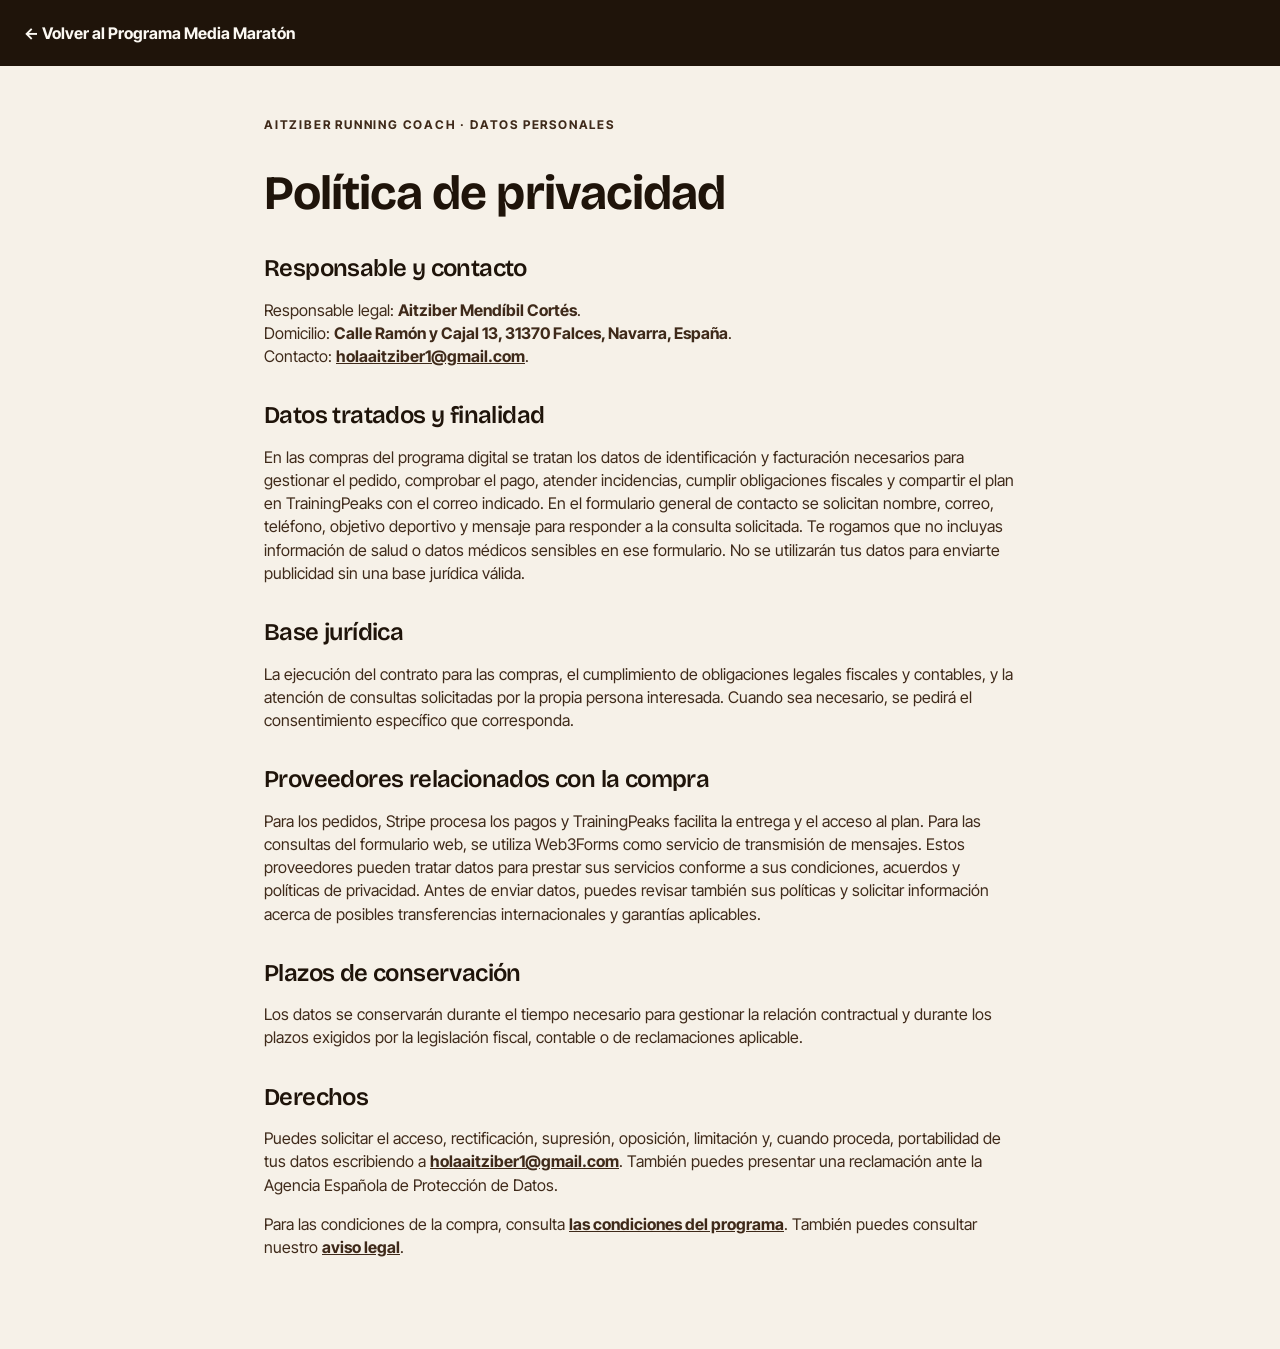
<file: privacidad-media-maraton.html>
<!doctype html>
<html lang="es">
<head><meta charset="utf-8"><meta name="viewport" content="width=device-width, initial-scale=1"><meta name="robots" content="noindex,nofollow">
<title>Política de privacidad · Aitziber Running Coach</title><link rel="stylesheet" href="colors_and_type.css"><link rel="icon" href="logo-mark-transparent.png">
<style>body{margin:0;background:var(--paper-100);color:var(--espresso-800);font:400 16px/1.65 var(--font-body)}main{max-width:800px;margin:50px auto 90px;padding:0 24px}h1,h2{font-family:var(--font-display);line-height:1.15}h1{font-size:clamp(30px,6vw,48px)}h2{font-size:24px;margin:34px 0 12px}a{color:var(--espresso-700);font-weight:700}.top{background:var(--espresso-900);padding:20px 24px}.top a{color:var(--paper-50);text-decoration:none}.notice{background:#fff0de;border:1px solid var(--camel-500);border-radius:12px;padding:18px;margin:25px 0}</style></head>
<body><header class="top"><a href="media-maraton.html">← Volver al Programa Media Maratón</a></header><main>
<p style="letter-spacing:.15em;font-size:12px;font-weight:700">AITZIBER RUNNING COACH · DATOS PERSONALES</p>
<h1>Política de privacidad</h1>

<h2>Responsable y contacto</h2>
<p>Responsable legal: <strong>Aitziber Mendíbil Cortés</strong>.<br>Domicilio: <strong>Calle Ramón y Cajal 13, 31370 Falces, Navarra, España</strong>.<br>Contacto: <a href="mailto:holaaitziber1@gmail.com">holaaitziber1@gmail.com</a>.</p>
<h2>Datos tratados y finalidad</h2>
<p>En las compras del programa digital se tratan los datos de identificación y facturación necesarios para gestionar el pedido, comprobar el pago, atender incidencias, cumplir obligaciones fiscales y compartir el plan en TrainingPeaks con el correo indicado. En el formulario general de contacto se solicitan nombre, correo, teléfono, objetivo deportivo y mensaje para responder a la consulta solicitada. Te rogamos que no incluyas información de salud o datos médicos sensibles en ese formulario. No se utilizarán tus datos para enviarte publicidad sin una base jurídica válida.</p>
<h2>Base jurídica</h2>
<p>La ejecución del contrato para las compras, el cumplimiento de obligaciones legales fiscales y contables, y la atención de consultas solicitadas por la propia persona interesada. Cuando sea necesario, se pedirá el consentimiento específico que corresponda.</p>
<h2>Proveedores relacionados con la compra</h2>
<p>Para los pedidos, Stripe procesa los pagos y TrainingPeaks facilita la entrega y el acceso al plan. Para las consultas del formulario web, se utiliza Web3Forms como servicio de transmisión de mensajes. Estos proveedores pueden tratar datos para prestar sus servicios conforme a sus condiciones, acuerdos y políticas de privacidad. Antes de enviar datos, puedes revisar también sus políticas y solicitar información acerca de posibles transferencias internacionales y garantías aplicables.</p>
<h2>Plazos de conservación</h2>
<p>Los datos se conservarán durante el tiempo necesario para gestionar la relación contractual y durante los plazos exigidos por la legislación fiscal, contable o de reclamaciones aplicable.</p>
<h2>Derechos</h2>
<p>Puedes solicitar el acceso, rectificación, supresión, oposición, limitación y, cuando proceda, portabilidad de tus datos escribiendo a <a href="mailto:holaaitziber1@gmail.com">holaaitziber1@gmail.com</a>. También puedes presentar una reclamación ante la Agencia Española de Protección de Datos.</p>
<p>Para las condiciones de la compra, consulta <a href="condiciones-compra-media-maraton.html">las condiciones del programa</a>. También puedes consultar nuestro <a href="aviso-legal.html">aviso legal</a>.</p>
</main></body></html>
</file>
<file: colors_and_type.css>
/* ============================================================
   AITZIBER RUNNING COACH — colors & type
   Tokens for the brand. Import this file or copy the :root vars.
   ============================================================ */

/* ---------- Web fonts ---------- */
/* Display: Bricolage Grotesque — confident, slightly condensed display sans.
   Matches the chiseled, athletic feel of the AITZIBER wordmark.
   Body: Inter Tight — a quiet, modern reading face that pairs warmly with the display.
   Numerals: Manrope — used for stats, paces, splits (good tabular figures). */
@import url("https://fonts.googleapis.com/css2?family=Bricolage+Grotesque:opsz,wght@12..96,500;12..96,600;12..96,700;12..96,800&family=Inter+Tight:wght@400;500;600;700&family=Manrope:wght@500;600;700&family=Caveat:wght@500;600;700&display=swap");

:root {

  /* ---------- Brand colors (extracted from the logo) ---------- */

  /* Espresso — primary text + dark UI surfaces. Sampled from the lion outline. */
  --espresso-900: #1F140A;        /* deepest */
  --espresso-800: #2A1B10;        /* dark surface */
  --espresso-700: #3F2A1A;        /* primary brand brown */
  --espresso-600: #5A3E27;
  --espresso-500: #7A5638;

  /* Camel — the lion's face. Warm tan, sand, leather. */
  --camel-100: #F1E4CD;
  --camel-200: #E4D2B0;
  --camel-300: #D2BA8E;
  --camel-400: #C8AC7C;          /* primary tan */
  --camel-500: #B6986D;
  --camel-600: #8A6B45;          /* deep tan */

  /* Paper — warm off-white surfaces. The light background of the logo. */
  --paper-50:  #FBF8F2;
  --paper-100: #F6F1E8;          /* primary surface */
  --paper-200: #EEE7D8;          /* card / lifted */
  --paper-300: #E4DAC4;          /* divider / border */

  /* Glacier — the lion's blue eye. Cool counterpoint used VERY sparingly:
     pace highlights, focus rings, link accents on dark surfaces. */
  --glacier-100: #DCEEF5;
  --glacier-300: #BADCE7;
  --glacier-500: #92C3D7;        /* the eye */
  --glacier-700: #5A99B0;

  /* Clay — accent for warnings, heat zones, effort levels. Earth-warm. */
  --clay-300:  #E6A684;
  --clay-500:  #C46A3C;
  --clay-700:  #8E4520;

  /* Moss — accent for "done", recovery, healthy markers. Olive-green, never neon. */
  --moss-300:  #CFD3A8;
  --moss-500:  #8A9560;
  --moss-700:  #5C6638;

  /* ---------- Semantic color roles ---------- */

  --bg:               var(--paper-100);
  --bg-elevated:      var(--paper-50);
  --bg-card:          #FFFFFF;
  --bg-card-warm:     var(--paper-200);
  --bg-inverse:       var(--espresso-800);

  --fg:               var(--espresso-700);   /* body */
  --fg-strong:        var(--espresso-900);   /* headings */
  --fg-muted:         var(--espresso-500);   /* meta, captions */
  --fg-subtle:        var(--camel-600);      /* labels on warm surfaces */
  --fg-inverse:       var(--paper-50);
  --fg-on-tan:        var(--espresso-800);

  --border:           var(--paper-300);
  --border-strong:    var(--camel-500);
  --divider:          rgba(63, 42, 26, 0.10);

  --accent:           var(--camel-600);       /* primary brand accent */
  --accent-cool:      var(--glacier-500);     /* secondary "cool" accent */
  --success:          var(--moss-500);
  --warning:          var(--clay-500);
  --danger:           #B23B2A;

  --ring:             color-mix(in oklab, var(--camel-600) 50%, transparent);

  /* ---------- Type system ---------- */

  --font-display: "Bricolage Grotesque", "Helvetica Neue", system-ui, sans-serif;
  --font-body:    "Inter Tight", "Helvetica Neue", system-ui, sans-serif;
  --font-mono:    "Manrope", ui-monospace, "SF Mono", monospace;
  --font-script:  "Caveat", "Brush Script MT", cursive;    /* signature / hand-written notes */

  /* Scale (modular, 1.250 minor third on body, larger on display). */
  --fs-xs:    12px;
  --fs-sm:    14px;
  --fs-base:  16px;
  --fs-md:    18px;
  --fs-lg:    20px;
  --fs-xl:    24px;
  --fs-2xl:   32px;
  --fs-3xl:   44px;
  --fs-4xl:   60px;
  --fs-5xl:   84px;
  --fs-6xl:   120px;

  --lh-tight:   1.05;
  --lh-snug:    1.18;
  --lh-normal:  1.45;
  --lh-relaxed: 1.6;

  --ls-tight:   -0.025em;
  --ls-normal:  0;
  --ls-wide:    0.06em;
  --ls-display: -0.02em;
  --ls-eyebrow: 0.18em;

  /* ---------- Radii ---------- */
  --r-xs:   4px;
  --r-sm:   8px;
  --r-md:   14px;
  --r-lg:   20px;
  --r-xl:   28px;
  --r-pill: 999px;

  /* ---------- Shadows / elevation ---------- */
  /* Warm, soft shadows tinted with espresso so cards feel "on paper". */
  --shadow-xs: 0 1px 2px rgba(63, 42, 26, 0.06);
  --shadow-sm: 0 2px 6px rgba(63, 42, 26, 0.07), 0 1px 2px rgba(63, 42, 26, 0.05);
  --shadow-md: 0 8px 20px -8px rgba(63, 42, 26, 0.18), 0 2px 6px rgba(63, 42, 26, 0.06);
  --shadow-lg: 0 24px 48px -16px rgba(63, 42, 26, 0.22), 0 4px 12px rgba(63, 42, 26, 0.08);
  --shadow-inset: inset 0 1px 0 rgba(255,255,255,0.6), inset 0 -1px 0 rgba(63,42,26,0.08);

  /* ---------- Spacing scale ---------- */
  --s-1:  4px;
  --s-2:  8px;
  --s-3:  12px;
  --s-4:  16px;
  --s-5:  24px;
  --s-6:  32px;
  --s-7:  48px;
  --s-8:  64px;
  --s-9:  96px;
  --s-10: 128px;

  /* ---------- Motion ---------- */
  --ease-out:   cubic-bezier(0.2, 0.7, 0.2, 1);     /* default UI */
  --ease-in:    cubic-bezier(0.6, 0.05, 0.8, 0.3);
  --ease-stride: cubic-bezier(0.4, 0.0, 0.2, 1);    /* used for run-cadence animations */
  --dur-1: 120ms;
  --dur-2: 200ms;
  --dur-3: 320ms;
  --dur-4: 560ms;
}

/* ============================================================
   Semantic type styles — apply directly via class.
   ============================================================ */

.t-eyebrow {
  font-family: var(--font-display);
  font-size: var(--fs-xs);
  font-weight: 600;
  letter-spacing: var(--ls-eyebrow);
  text-transform: uppercase;
  color: var(--fg-muted);
}

.t-display, h1.t-display {
  font-family: var(--font-display);
  font-size: clamp(var(--fs-4xl), 7vw, var(--fs-6xl));
  font-weight: 700;
  line-height: var(--lh-tight);
  letter-spacing: var(--ls-display);
  color: var(--fg-strong);
  text-wrap: balance;
}

.t-h1, h1 {
  font-family: var(--font-display);
  font-size: var(--fs-3xl);
  font-weight: 700;
  line-height: var(--lh-tight);
  letter-spacing: var(--ls-display);
  color: var(--fg-strong);
  text-wrap: balance;
}

.t-h2, h2 {
  font-family: var(--font-display);
  font-size: var(--fs-2xl);
  font-weight: 600;
  line-height: var(--lh-snug);
  letter-spacing: var(--ls-tight);
  color: var(--fg-strong);
  text-wrap: balance;
}

.t-h3, h3 {
  font-family: var(--font-display);
  font-size: var(--fs-xl);
  font-weight: 600;
  line-height: var(--lh-snug);
  color: var(--fg-strong);
}

.t-lede {
  font-family: var(--font-body);
  font-size: var(--fs-lg);
  font-weight: 400;
  line-height: var(--lh-relaxed);
  color: var(--fg);
  text-wrap: pretty;
}

.t-body, p {
  font-family: var(--font-body);
  font-size: var(--fs-base);
  font-weight: 400;
  line-height: var(--lh-normal);
  color: var(--fg);
  text-wrap: pretty;
}

.t-meta {
  font-family: var(--font-body);
  font-size: var(--fs-sm);
  color: var(--fg-muted);
}

.t-numeric {
  font-family: var(--font-mono);
  font-variant-numeric: tabular-nums;
  font-weight: 600;
  letter-spacing: -0.01em;
  color: var(--fg-strong);
}

.t-script {
  font-family: var(--font-script);
  font-size: var(--fs-xl);
  color: var(--accent);
  line-height: 1;
}

/* ============================================================
   Page reset (light) — opt in by importing this file in a doc.
   ============================================================ */
* { box-sizing: border-box; }
html, body { margin: 0; padding: 0; background: var(--bg); color: var(--fg); font-family: var(--font-body); -webkit-font-smoothing: antialiased; }
</file>
<file: site.css>
/* Site-local styles for the Aitziber Running Coach website UI kit. */

body {
  background: var(--bg);
  color: var(--fg);
  font-family: var(--font-body);
}

#root { display: block; }

.container { max-width: 1180px; margin: 0 auto; padding: 0 32px; }

@media (max-width: 720px) {
  .container { padding: 0 20px; }
}

.btn {
  display: inline-flex; align-items: center; justify-content: center; gap: 8px;
  border: 0; cursor: pointer;
  font-family: var(--font-display);
  font-weight: 600;
  font-size: 15px;
  height: 44px; padding: 0 22px;
  border-radius: var(--r-pill);
  transition: transform var(--dur-1) var(--ease-out),
              background var(--dur-2) var(--ease-out);
  text-decoration: none;
}
.btn:active { transform: scale(0.98); }
.btn-primary { background: var(--espresso-800); color: var(--paper-50); box-shadow: var(--shadow-sm), var(--shadow-inset); }
.btn-primary:hover { background: var(--espresso-600); transform: translateY(-1px); }
.btn-cool { background: var(--glacier-500); color: var(--espresso-900); box-shadow: var(--shadow-sm); }
.btn-cool:hover { background: var(--glacier-300); transform: translateY(-1px); }
.btn-ghost { background: transparent; color: var(--espresso-800); padding: 0 16px; }
.btn-ghost:hover { text-decoration: underline; text-underline-offset: 4px; }
.btn-on-dark { background: var(--paper-50); color: var(--espresso-900); }
.btn-on-dark:hover { background: var(--camel-200); transform: translateY(-1px); }

.eyebrow {
  font-family: var(--font-display);
  font-size: 12px;
  font-weight: 600;
  letter-spacing: var(--ls-eyebrow);
  text-transform: uppercase;
  color: var(--camel-600);
}
.eyebrow.on-dark { color: var(--camel-400); }

section { padding: 96px 0; }
@media (max-width: 720px) { section { padding: 64px 0; } }

.script-note {
  font-family: var(--font-script);
  color: var(--accent);
  line-height: 1;
}

/* ============================================================
   RESPONSIVE — mobile & tablet
   Overrides inline grids set in JSX components.
   ============================================================ */

/* ---- TABLET (≤ 980px) ---- */
@media (max-width: 980px) {
  section { padding: 72px 0; }
  .container { padding: 0 24px; }
}

/* ---- MOBILE (≤ 720px) ---- */
@media (max-width: 720px) {
  section { padding: 56px 0 !important; }
  .container { padding: 0 20px !important; }

  /* Collapse 2-column "split" grids to 1 column */
  [style*="grid-template-columns: 1fr 1fr"],
  [style*="grid-template-columns: 1.1fr 0.9fr"],
  [style*="grid-template-columns: 1.15fr 0.85fr"],
  [style*="grid-template-columns: 1.1fr 1fr"],
  [style*="grid-template-columns: 0.9fr 1.1fr"],
  [style*="grid-template-columns: 0.85fr 1.15fr"],
  [style*="grid-template-columns: 0.7fr 1.3fr"],
  [style*="grid-template-columns: 1.4fr auto"],
  [style*="grid-template-columns: 1fr 0.9fr"] {
    grid-template-columns: 1fr !important;
    gap: 32px !important;
  }

  /* Collapse 3-column card rows to 1 column */
  [style*="grid-template-columns: repeat(3, 1fr)"] {
    grid-template-columns: 1fr !important;
  }

  /* Collapse 4-column grids to 2×2 */
  [style*="grid-template-columns: repeat(4, 1fr)"] {
    grid-template-columns: 1fr 1fr !important;
    gap: 18px !important;
  }

  /* Footer 4-col → stacked */
  [style*="grid-template-columns: 1.4fr 1fr 1fr 1fr"] {
    grid-template-columns: 1fr 1fr !important;
    gap: 28px !important;
  }

  /* Hide nav menu links — keep logo + CTA only */
  .nav-links { display: none !important; }

  /* Mobile nav CTA — slightly shorter */
  .nav-cta { height: 40px !important; padding: 0 16px !important; font-size: 13px !important; margin-left: 0 !important; }

  /* Hide hero's overlapping secondary photo (it crashes layout on mobile) */
  .hero-overlap-photo { display: none !important; }
  .hero-script-note { display: none !important; }

  /* Hero typography reduces a notch */
  h1 { font-size: clamp(38px, 9vw, 56px) !important; }
  h2 { font-size: clamp(28px, 7vw, 40px) !important; }

  /* PR table 5-col → 2-col card pattern */
  .pr-row {
    grid-template-columns: 1fr auto !important;
    gap: 4px 14px !important;
    padding: 16px 18px !important;
  }
  .pr-row .pr-before,
  .pr-row .pr-after,
  .pr-row .pr-who { grid-column: 1 !important; }
  .pr-row .pr-delta {
    grid-column: 2 !important;
    grid-row: 1 / span 2 !important;
    align-self: center;
  }
  .pr-header { display: none !important; }

  /* Authority strip — stack */
  .authority-strip {
    flex-direction: column !important;
    text-align: center !important;
    padding: 18px 22px !important;
    border-radius: var(--r-xl) !important;
  }
  .authority-divider { display: none !important; }

  /* Hide watermark logo near About on mobile so the photo isn't cluttered */
  .about-watermark { display: none !important; }

  /* Reduce big inline paddings on cards */
  [style*="padding: 40px 48px"] { padding: 28px 22px !important; }
  [style*="padding: 56px 48px"] { padding: 40px 24px !important; }
  [style*="padding: 36px 40px"] { padding: 28px 22px !important; }
  [style*="padding: 36px 36px 32px"] { padding: 26px 22px !important; }
  [style*="padding: 32px 30px 28px"] { padding: 26px 22px !important; }
  [style*="padding: 32px 30px"] { padding: 26px 22px !important; }
}

/* ---- SMALL MOBILE (≤ 480px) ---- */
@media (max-width: 480px) {
  /* On very small screens, even 2-col footer stacks */
  [style*="grid-template-columns: 1.4fr 1fr 1fr 1fr"] {
    grid-template-columns: 1fr !important;
  }
  /* Stats 4-col also goes to 1-col on tiny screens */
  [style*="grid-template-columns: repeat(4, 1fr)"] {
    grid-template-columns: 1fr 1fr !important;
  }
  /* Hero data-chip at bottom — 3-col grid inside the hero photo */
  .hero-meta-3 {
    grid-template-columns: 1fr 1fr 1fr !important;
  }
}

/* Photo placeholder — used when there's no real imagery yet.
   Renders as a warm pattern reminiscent of trail / topography. */
.placeholder-photo {
  position: relative;
  background:
    radial-gradient(circle at 20% 25%, color-mix(in oklab, var(--clay-300) 70%, transparent) 0%, transparent 35%),
    radial-gradient(circle at 80% 15%, color-mix(in oklab, var(--camel-300) 80%, transparent) 0%, transparent 45%),
    radial-gradient(circle at 60% 80%, color-mix(in oklab, var(--espresso-600) 90%, transparent) 0%, transparent 55%),
    linear-gradient(135deg, var(--camel-500), var(--espresso-700) 75%);
  overflow: hidden;
  isolation: isolate;
}
.placeholder-photo::before {
  /* Topographic line pattern */
  content: "";
  position: absolute; inset: -10%;
  background:
    repeating-radial-gradient(circle at 30% 70%, transparent 0 22px, rgba(31,20,10,0.12) 22px 23px),
    repeating-radial-gradient(circle at 75% 35%, transparent 0 16px, rgba(31,20,10,0.10) 16px 17px);
  mix-blend-mode: multiply;
  z-index: -1;
}
.placeholder-photo::after {
  /* film grain */
  content: "";
  position: absolute; inset: 0;
  background-image: radial-gradient(rgba(255,255,255,0.05) 1px, transparent 1px);
  background-size: 3px 3px;
  pointer-events: none;
}
.placeholder-photo .ph-label {
  position: absolute; bottom: 14px; left: 16px;
  font-family: var(--font-display);
  font-size: 11px; font-weight: 600;
  letter-spacing: var(--ls-eyebrow);
  text-transform: uppercase;
  color: var(--paper-50);
  opacity: 0.75;
}
</file>
